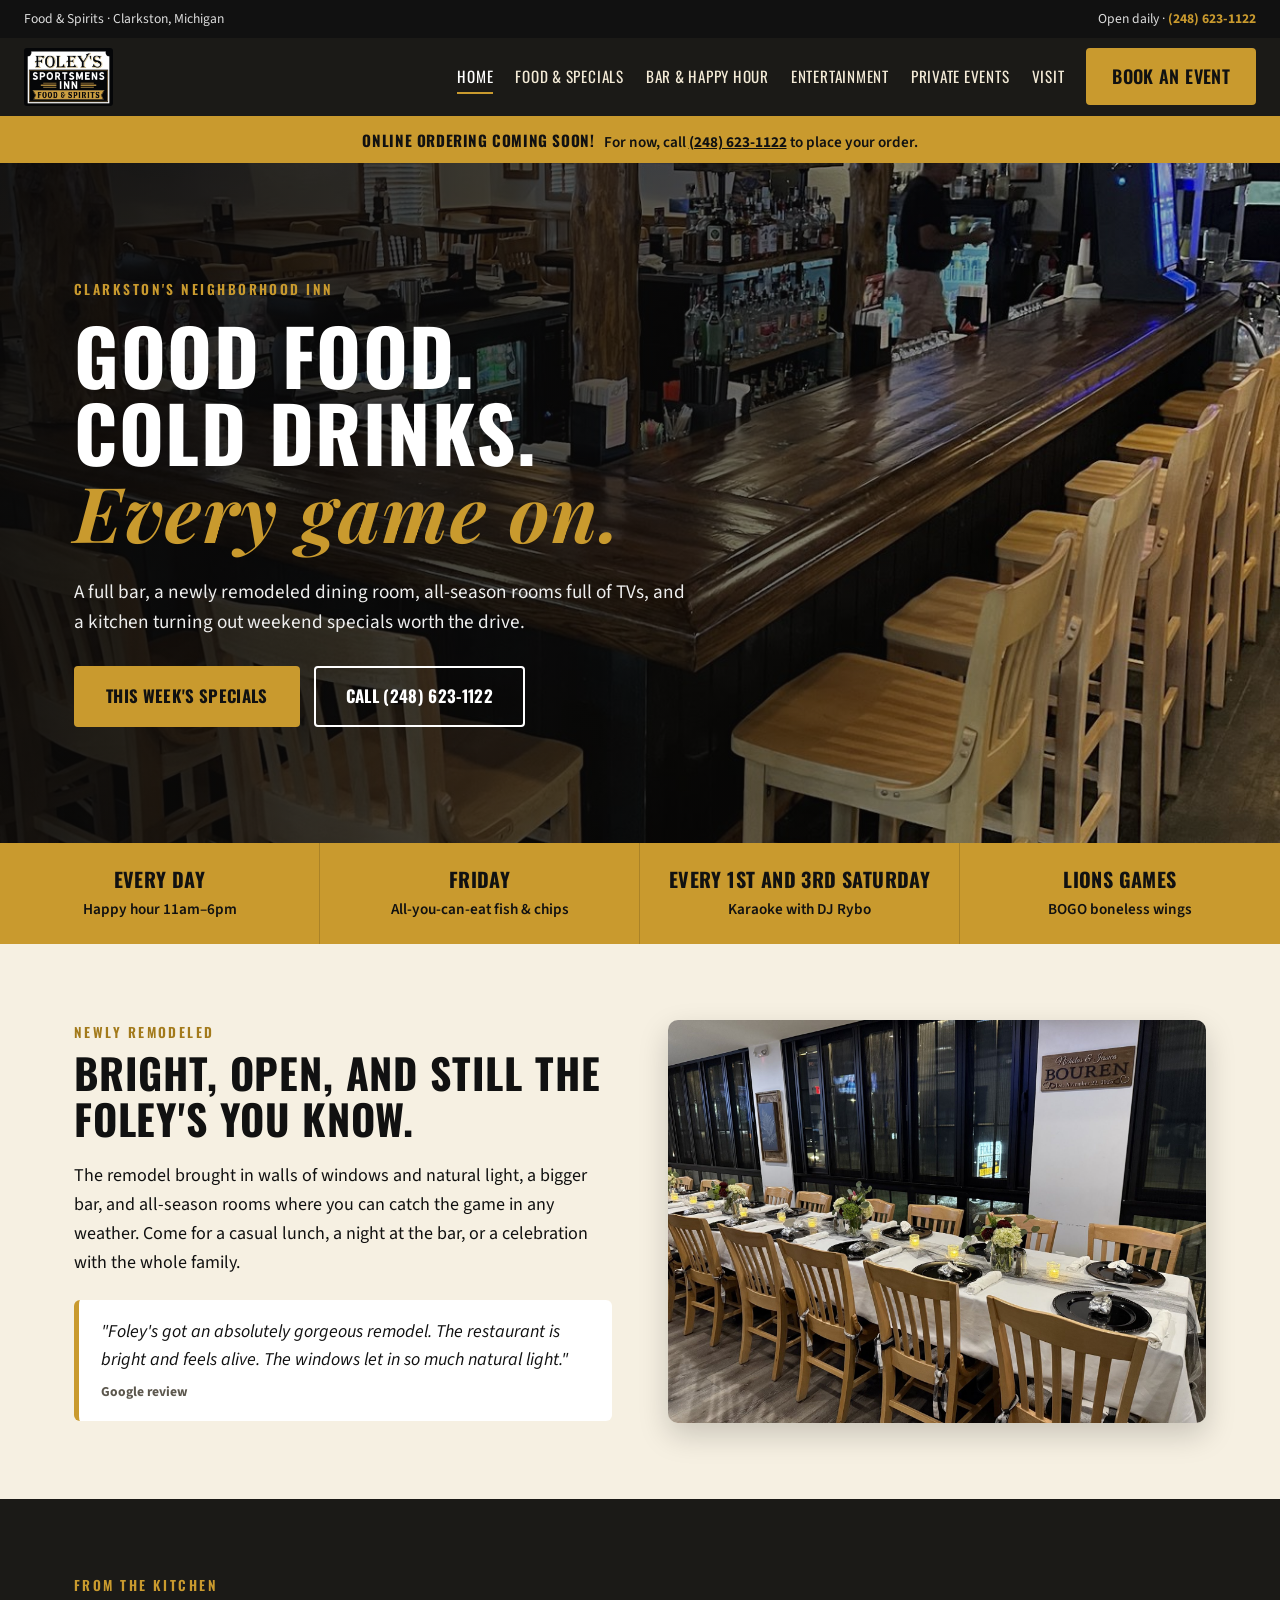
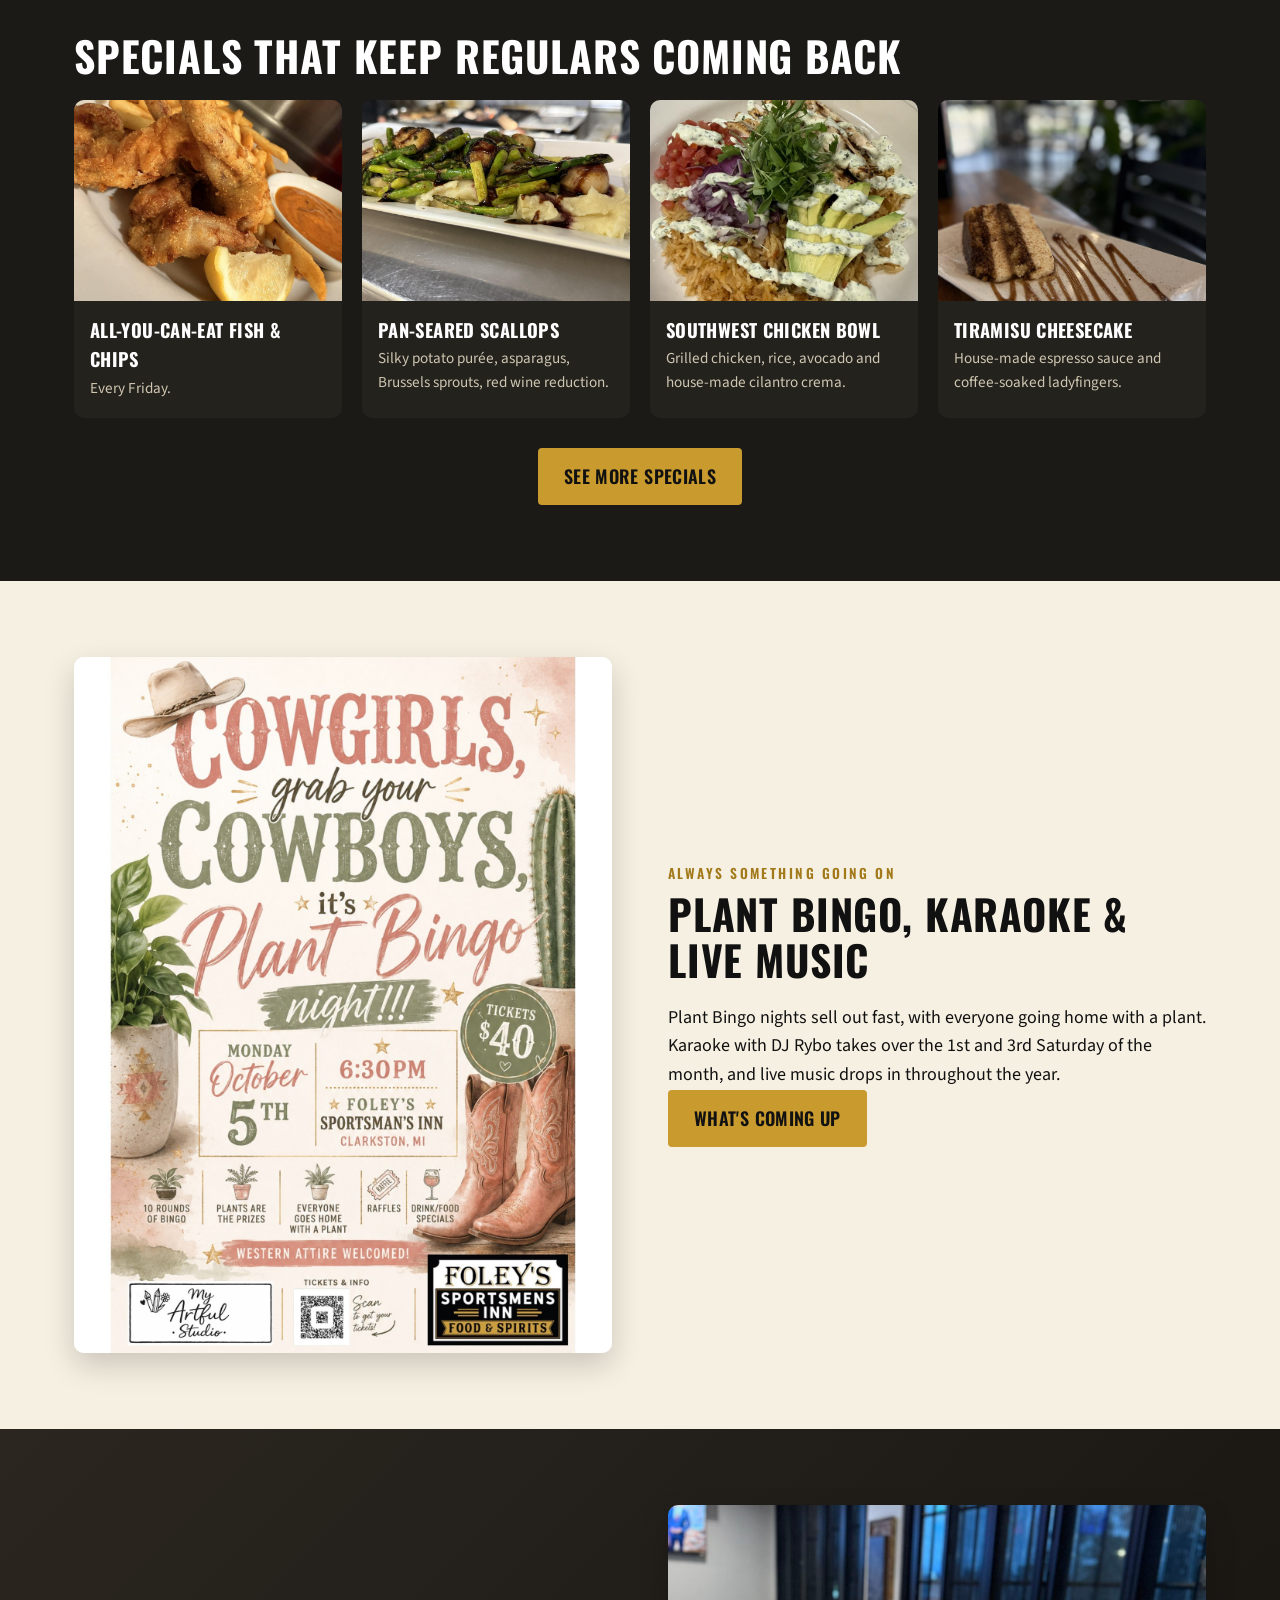
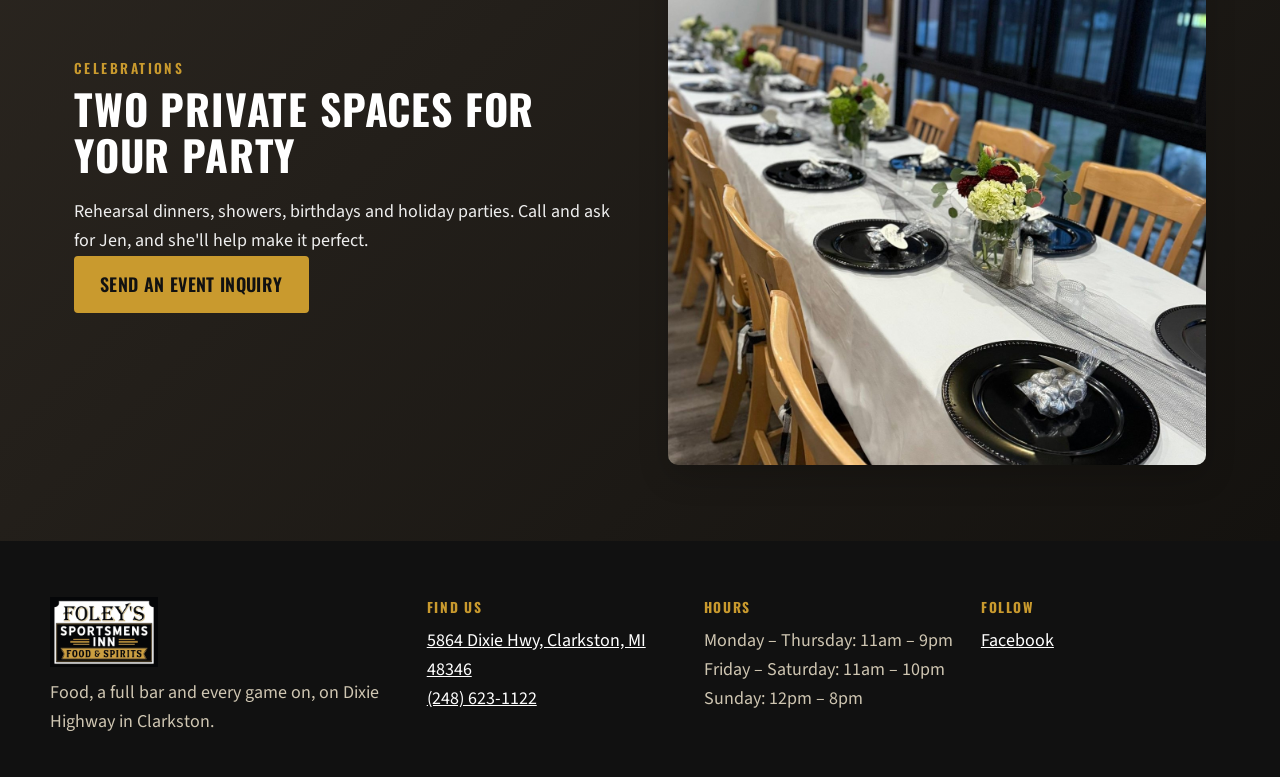
<file: site/index.html>
<!doctype html><html lang="en"><head><meta charset="utf-8"><meta name="viewport" content="width=device-width,initial-scale=1">
<title>Foley's Sportsmens Inn · Food & Spirits in Clarkston, MI</title><meta name="description" content="Full bar, daily happy hour, weekly specials, Friday all-you-can-eat fish & chips, private party rooms. 5864 Dixie Hwy, Clarkston.">
<link rel="preconnect" href="https://fonts.googleapis.com"><link rel="preconnect" href="https://fonts.gstatic.com" crossorigin>
<link href="https://fonts.googleapis.com/css2?family=Oswald:wght@500;600;700&family=Playfair+Display:ital,wght@1,600&family=Source+Sans+3:wght@400;600;700&display=swap" rel="stylesheet">
<link rel="stylesheet" href="styles.css"><link rel="icon" href="images/logo.jpg">
<script type="application/ld+json">{"@context":"https://schema.org","@type":"BarOrPub","name":"Foley's Sportsmens Inn","telephone":"+1-248-623-1122",
"address":{"@type":"PostalAddress","streetAddress":"5864 Dixie Hwy","addressLocality":"Clarkston","addressRegion":"MI","postalCode":"48346"},
"openingHours":["Mo-Th 11:00-21:00","Fr-Sa 11:00-22:00","Su 12:00-20:00"],"servesCuisine":["American","Bar food"],"sameAs":["https://www.facebook.com/sportsmensgreatnorthern/"]}</script></head><body>
<div class="topbar"><span>Food & Spirits · Clarkston, Michigan</span><span>Open daily · <a href="tel:+12486231122">(248) 623-1122</a></span></div>
<header class="hdr"><a class="brand" href="index.html"><img src="images/logo.jpg" alt="Foley's Sportsmens Inn Food & Spirits logo"></a>
<button class="burger" aria-label="Menu" aria-expanded="false" onclick="this.parentElement.classList.toggle('open')"><span></span><span></span><span></span></button>
<nav><a href="index.html" class=on>Home</a><a href="menu.html">Food & Specials</a><a href="bar.html">Bar & Happy Hour</a><a href="events.html">Entertainment</a><a href="parties.html">Private Events</a><a href="visit.html">Visit</a><a class="btn" href="parties.html#inquire">Book an Event</a></nav></header>
<div class="soon"><b>Online ordering coming soon!</b> For now, call <a href="tel:+12486231122">(248) 623-1122</a> to place your order.</div>
<main>
<section class="hero" style="background-image:url(images/bar.jpg)"><div class="hero-in">
<p class="kicker">Clarkston's neighborhood inn</p>
<h1>Good food.<br>Cold drinks.<br><em>Every game on.</em></h1>
<p class="lede">A full bar, a newly remodeled dining room, all-season rooms full of TVs, and a kitchen turning out weekend specials worth the drive.</p>
<div class="ctas"><a class="btn big" href="menu.html">This week's specials</a><a class="btn line big" href="tel:+12486231122">Call (248) 623-1122</a></div></div></section>

<section class="ticker"><div><b>Every day</b><span>Happy hour 11am–6pm</span></div><div><b>Friday</b><span>All-you-can-eat fish & chips</span></div><div><b>Every 1st and 3rd Saturday</b><span>Karaoke with DJ Rybo</span></div><div><b>Lions games</b><span>BOGO boneless wings</span></div></section>

<section class="wrap split"><div>
<p class="kicker">Newly remodeled</p><h2>Bright, open, and still the Foley's you know.</h2>
<p>The remodel brought in walls of windows and natural light, a bigger bar, and all-season rooms where you can catch the game in any weather. Come for a casual lunch, a night at the bar, or a celebration with the whole family.</p>
<blockquote>"Foley's got an absolutely gorgeous remodel. The restaurant is bright and feels alive. The windows let in so much natural light."<cite>Google review</cite></blockquote>
</div><figure><img src="images/banquet.jpg" alt="The bright dining room set for an event" loading="lazy"></figure></section>

<section class="dark"><div class="wrap"><p class="kicker">From the kitchen</p><h2>Specials that keep regulars coming back</h2>
<div class="cards">
<div class="card"><img src="images/fish-chips.jpg" alt="Fish and chips" loading="lazy"><h3>All-You-Can-Eat Fish & Chips</h3><p>Every Friday.</p></div>
<div class="card"><img src="images/scallops.jpg" alt="Pan seared scallops with asparagus" loading="lazy"><h3>Pan-Seared Scallops</h3><p>Silky potato purée, asparagus, Brussels sprouts, red wine reduction.</p></div>
<div class="card"><img src="images/sw-bowl.jpg" alt="Southwest chicken bowl" loading="lazy"><h3>Southwest Chicken Bowl</h3><p>Grilled chicken, rice, avocado and house-made cilantro crema.</p></div>
<div class="card"><img src="images/cheesecake.jpg" alt="Tiramisu cheesecake" loading="lazy"><h3>Tiramisu Cheesecake</h3><p>House-made espresso sauce and coffee-soaked ladyfingers.</p></div>
</div><p class="center"><a class="btn" href="menu.html">See more specials</a></p></div></section>

<section class="wrap split rev"><figure class="flyer"><img src="images/plant-bingo.jpg" alt="Plant Bingo night flyer" loading="lazy"></figure><div>
<p class="kicker">Always something going on</p><h2>Plant Bingo, karaoke & live music</h2>
<p>Plant Bingo nights sell out fast, with everyone going home with a plant. Karaoke with DJ Rybo takes over the 1st and 3rd Saturday of the month, and live music drops in throughout the year.</p>
<a class="btn" href="events.html">What's coming up</a></div></section>

<section class="band"><div class="wrap split"><div>
<p class="kicker gold">Celebrations</p><h2>Two private spaces for your party</h2>
<p>Rehearsal dinners, showers, birthdays and holiday parties. Call and ask for Jen, and she'll help make it perfect.</p>
<a class="btn gold" href="parties.html#inquire">Send an event inquiry</a></div>
<figure><img src="images/table-set.jpg" alt="A long table set for a private party" loading="lazy"></figure></div></section>
</main>
<footer class="ftr"><div class="fwrap">
<div><img class="flogo" src="images/logo.jpg" alt="Foley's Sportsmens Inn"><p>Food, a full bar and every game on, on Dixie Highway in Clarkston.</p></div>
<div><h4>Find us</h4><p><a href="https://www.google.com/maps/search/?api=1&query=Foley%27s+Sportsmens+Inn+5864+Dixie+Hwy+Clarkston+MI">5864 Dixie Hwy, Clarkston, MI 48346</a><br><a href="tel:+12486231122">(248) 623-1122</a></p></div>
<div><h4>Hours</h4><p>Monday – Thursday: 11am – 9pm<br>Friday – Saturday: 11am – 10pm<br>Sunday: 12pm – 8pm</p></div>
<div><h4>Follow</h4><p><a href="https://www.facebook.com/sportsmensgreatnorthern/">Facebook</a></p></div></div></footer></body></html>
</file>
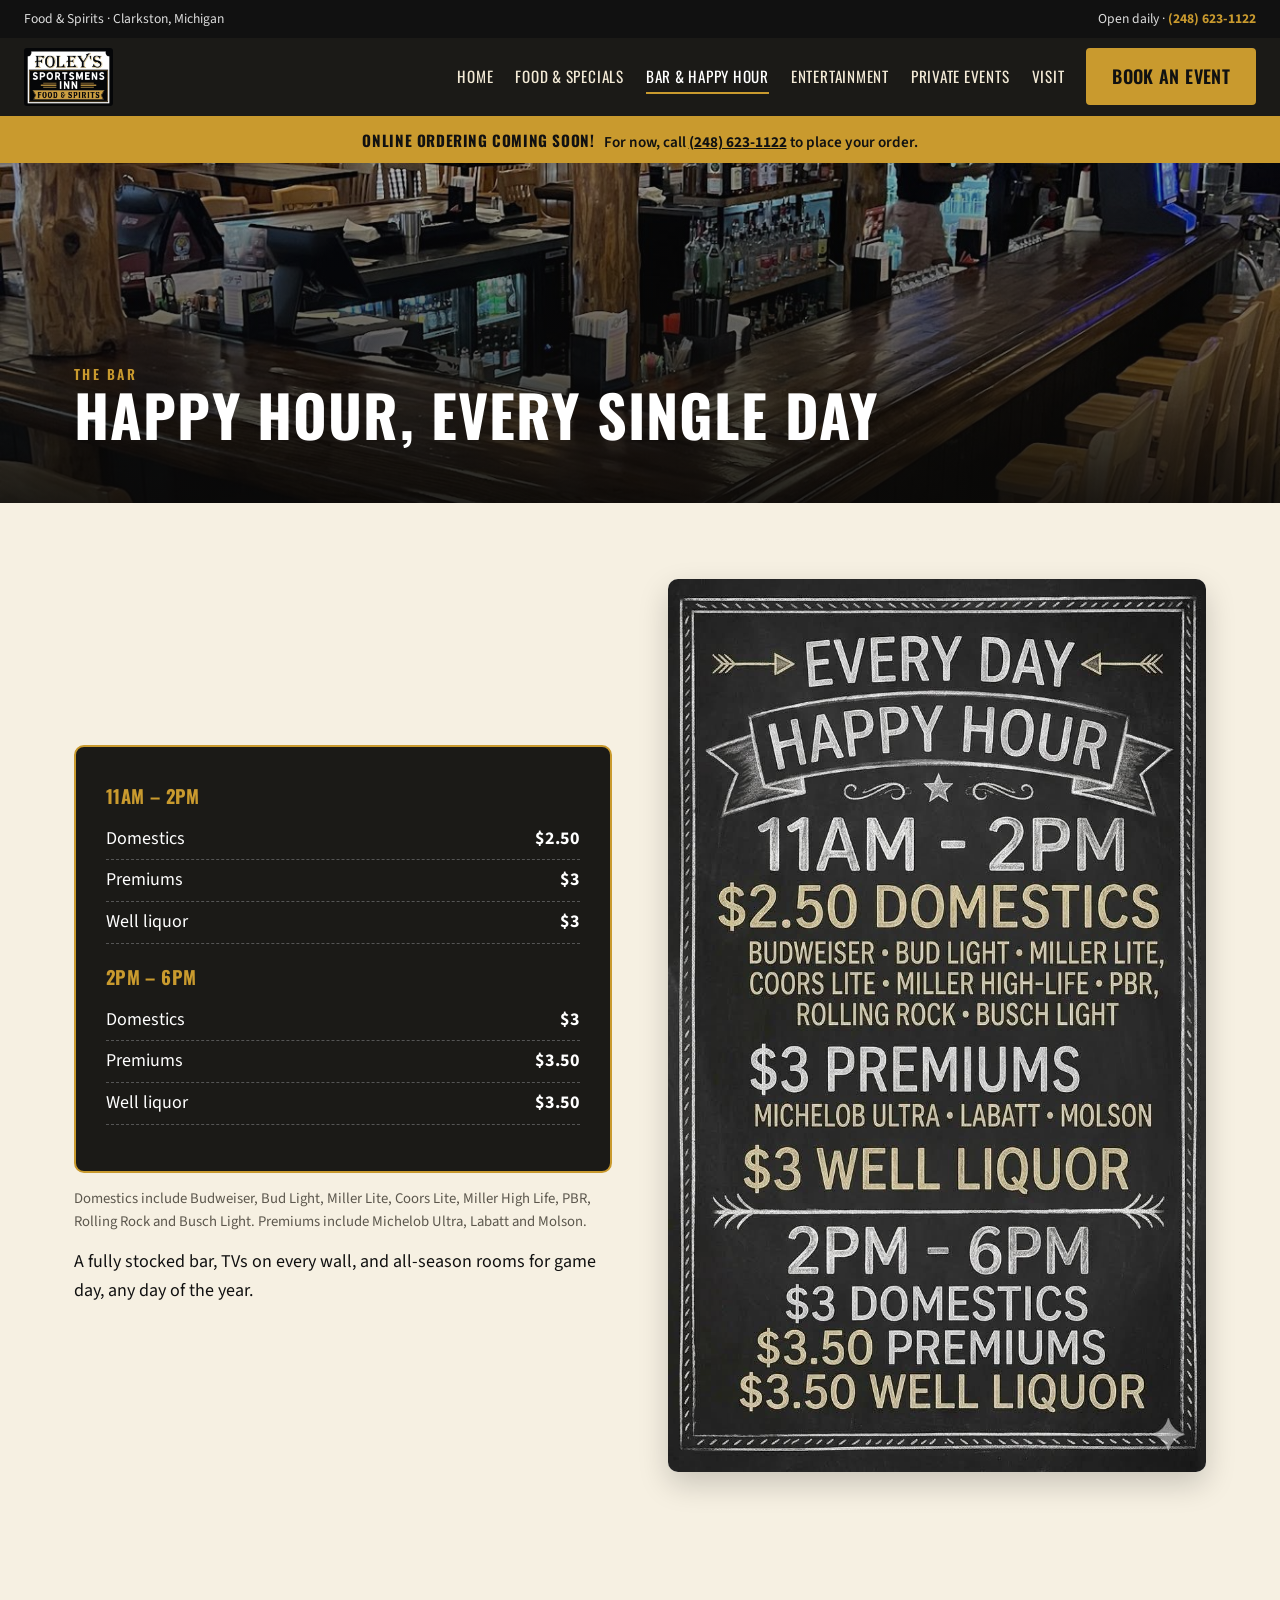
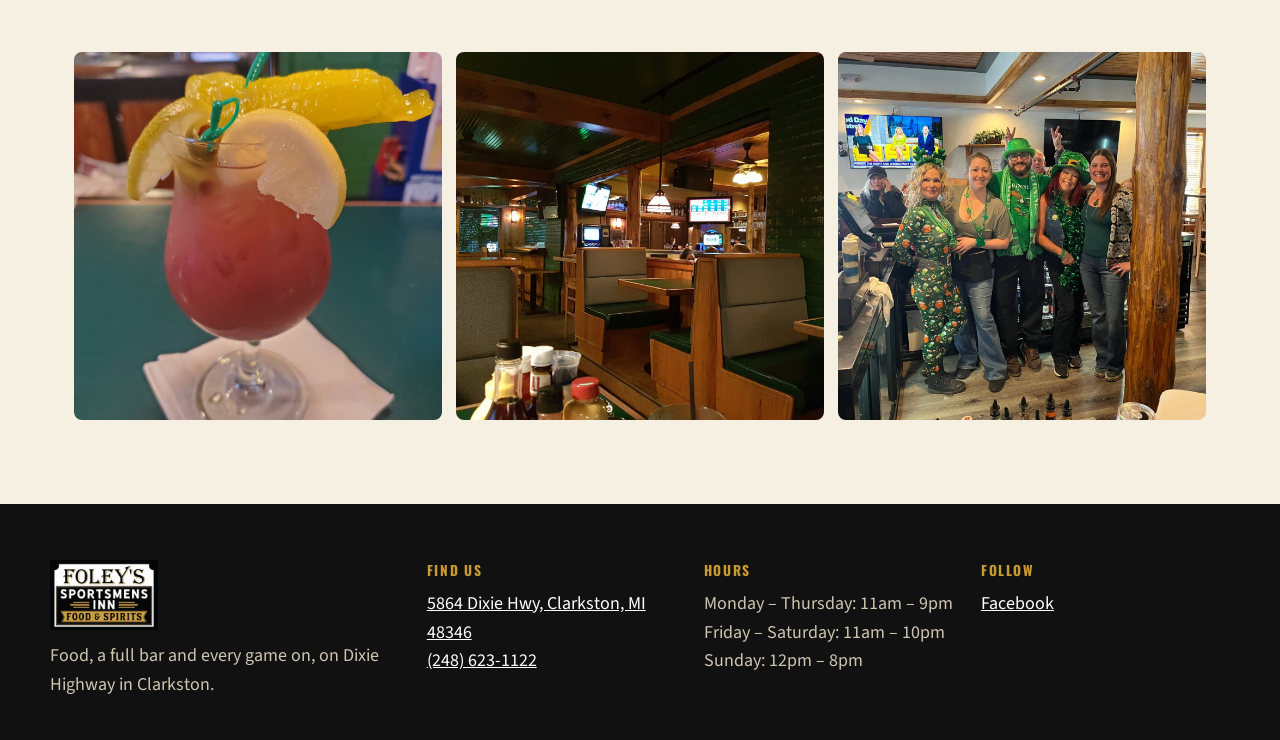
<file: site/bar.html>
<!doctype html><html lang="en"><head><meta charset="utf-8"><meta name="viewport" content="width=device-width,initial-scale=1">
<title>Bar & Happy Hour · Foley's Sportsmens Inn</title><meta name="description" content="Happy hour every day: $2.50 domestics 11–2, $3 domestics 2–6 at Foley's Clarkston.">
<link rel="preconnect" href="https://fonts.googleapis.com"><link rel="preconnect" href="https://fonts.gstatic.com" crossorigin>
<link href="https://fonts.googleapis.com/css2?family=Oswald:wght@500;600;700&family=Playfair+Display:ital,wght@1,600&family=Source+Sans+3:wght@400;600;700&display=swap" rel="stylesheet">
<link rel="stylesheet" href="styles.css"><link rel="icon" href="images/logo.jpg">
<script type="application/ld+json">{"@context":"https://schema.org","@type":"BarOrPub","name":"Foley's Sportsmens Inn","telephone":"+1-248-623-1122",
"address":{"@type":"PostalAddress","streetAddress":"5864 Dixie Hwy","addressLocality":"Clarkston","addressRegion":"MI","postalCode":"48346"},
"openingHours":["Mo-Th 11:00-21:00","Fr-Sa 11:00-22:00","Su 12:00-20:00"],"servesCuisine":["American","Bar food"],"sameAs":["https://www.facebook.com/sportsmensgreatnorthern/"]}</script></head><body>
<div class="topbar"><span>Food & Spirits · Clarkston, Michigan</span><span>Open daily · <a href="tel:+12486231122">(248) 623-1122</a></span></div>
<header class="hdr"><a class="brand" href="index.html"><img src="images/logo.jpg" alt="Foley's Sportsmens Inn Food & Spirits logo"></a>
<button class="burger" aria-label="Menu" aria-expanded="false" onclick="this.parentElement.classList.toggle('open')"><span></span><span></span><span></span></button>
<nav><a href="index.html">Home</a><a href="menu.html">Food & Specials</a><a href="bar.html" class=on>Bar & Happy Hour</a><a href="events.html">Entertainment</a><a href="parties.html">Private Events</a><a href="visit.html">Visit</a><a class="btn" href="parties.html#inquire">Book an Event</a></nav></header>
<div class="soon"><b>Online ordering coming soon!</b> For now, call <a href="tel:+12486231122">(248) 623-1122</a> to place your order.</div>
<main>
<section class="pagehead" style="background-image:url(images/bar.jpg)"><div><p class="kicker">The bar</p><h1>Happy hour, every single day</h1></div></section>
<section class="wrap split"><div>
<div class="hh"><h3>11am – 2pm</h3><ul><li>Domestics <b>$2.50</b></li><li>Premiums <b>$3</b></li><li>Well liquor <b>$3</b></li></ul>
<h3>2pm – 6pm</h3><ul><li>Domestics <b>$3</b></li><li>Premiums <b>$3.50</b></li><li>Well liquor <b>$3.50</b></li></ul></div>
<p class="small">Domestics include Budweiser, Bud Light, Miller Lite, Coors Lite, Miller High Life, PBR, Rolling Rock and Busch Light. Premiums include Michelob Ultra, Labatt and Molson.</p>
<p>A fully stocked bar, TVs on every wall, and all-season rooms for game day, any day of the year.</p>
</div><figure class="flyer"><img src="images/happy-hour.jpg" alt="Foley's every day happy hour board" loading="lazy"></figure></section>
<section class="wrap"><div class="gallery"><img src="images/cocktail.jpg" alt="A cocktail" loading="lazy"><img src="images/booths.jpg" alt="Booths and TVs" loading="lazy"><img src="images/st-pats.jpg" alt="Staff celebrating St. Patrick's Day" loading="lazy"></div></section></main>
<footer class="ftr"><div class="fwrap">
<div><img class="flogo" src="images/logo.jpg" alt="Foley's Sportsmens Inn"><p>Food, a full bar and every game on, on Dixie Highway in Clarkston.</p></div>
<div><h4>Find us</h4><p><a href="https://www.google.com/maps/search/?api=1&query=Foley%27s+Sportsmens+Inn+5864+Dixie+Hwy+Clarkston+MI">5864 Dixie Hwy, Clarkston, MI 48346</a><br><a href="tel:+12486231122">(248) 623-1122</a></p></div>
<div><h4>Hours</h4><p>Monday – Thursday: 11am – 9pm<br>Friday – Saturday: 11am – 10pm<br>Sunday: 12pm – 8pm</p></div>
<div><h4>Follow</h4><p><a href="https://www.facebook.com/sportsmensgreatnorthern/">Facebook</a></p></div></div></footer></body></html>
</file>
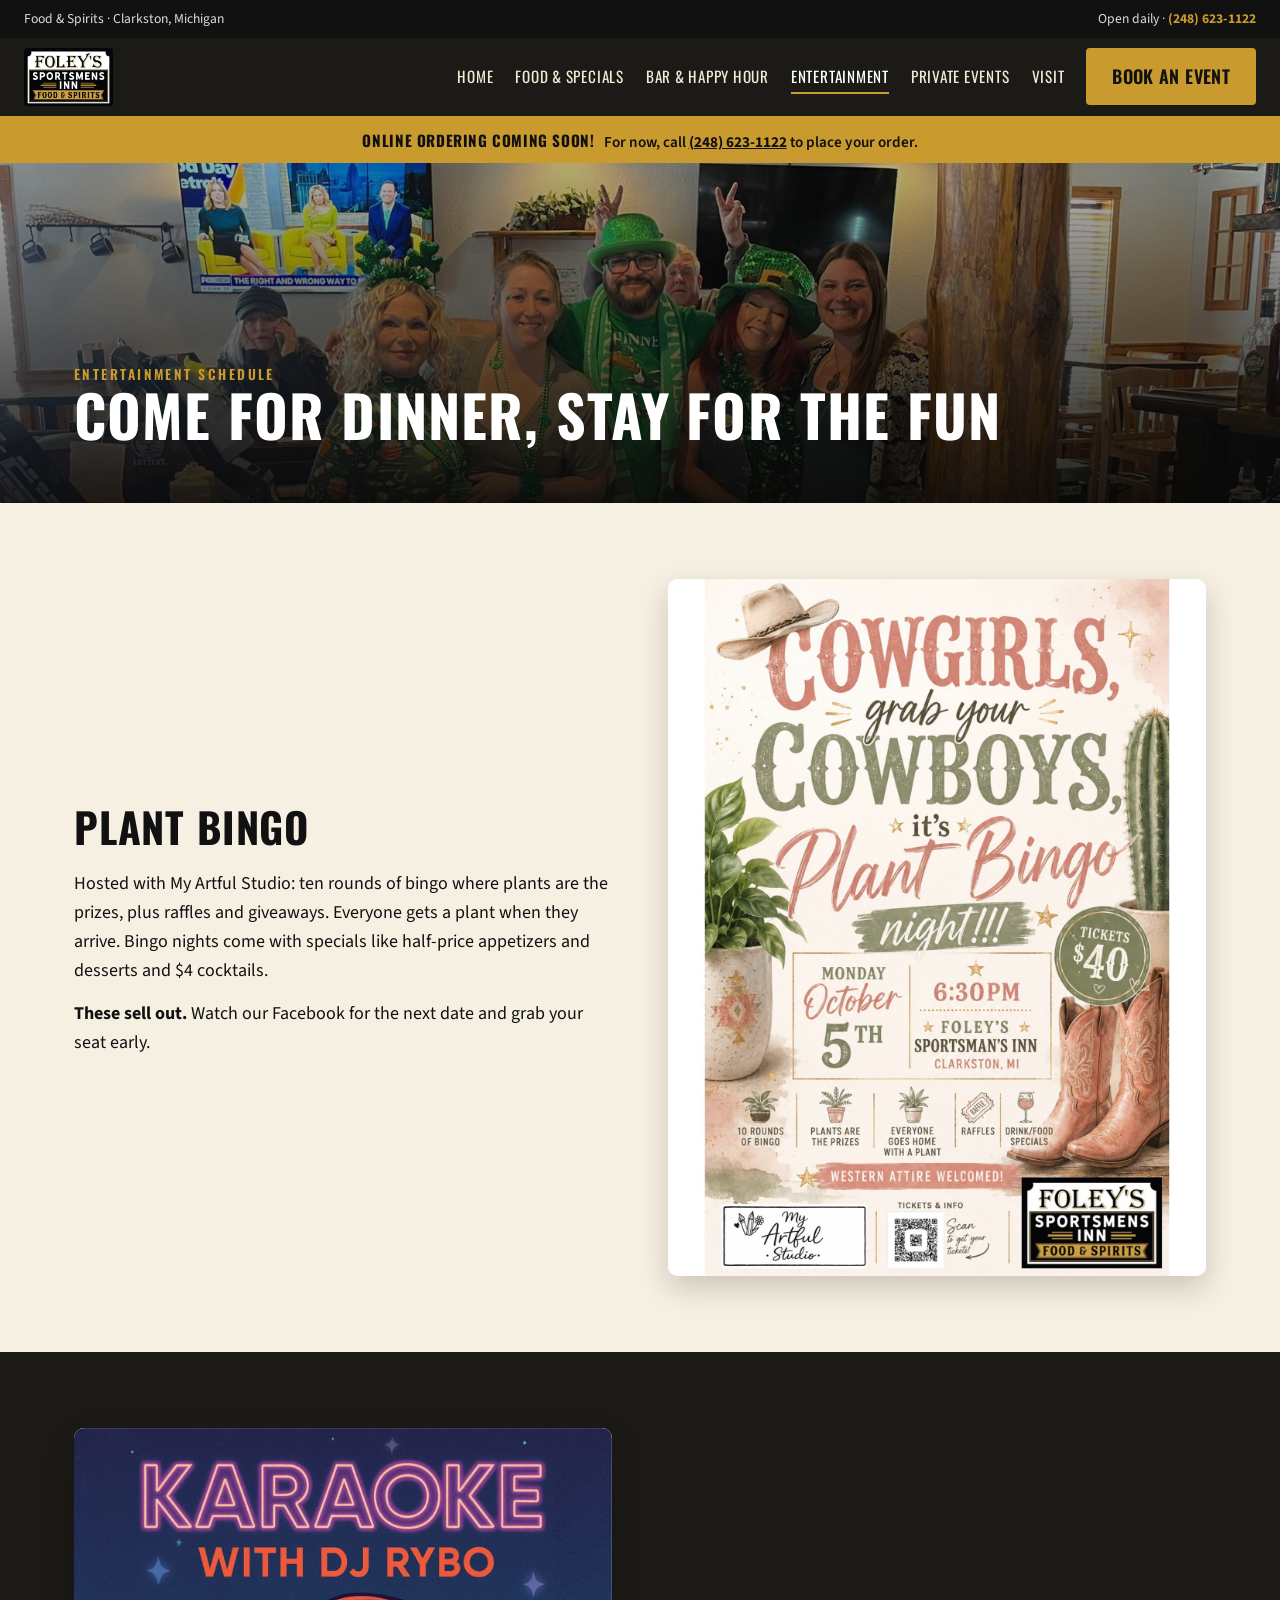
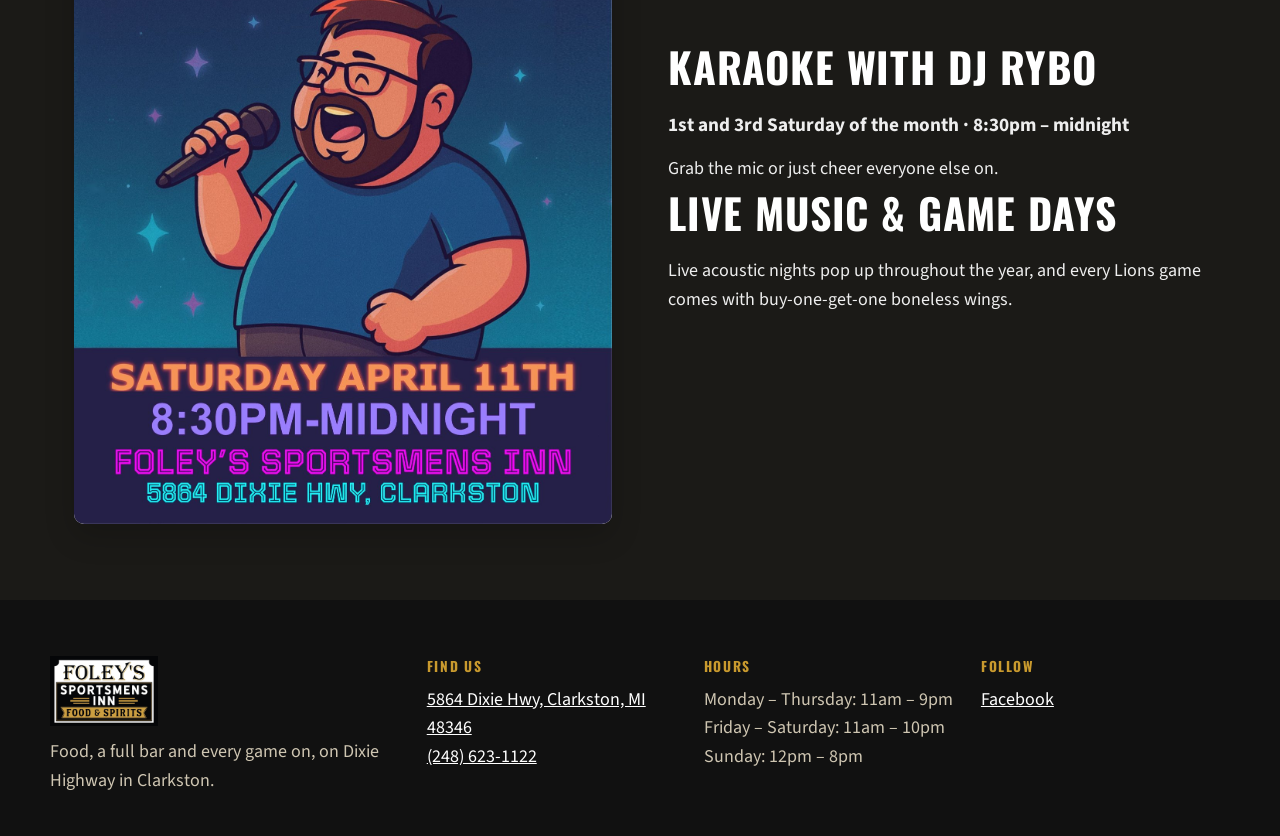
<file: site/events.html>
<!doctype html><html lang="en"><head><meta charset="utf-8"><meta name="viewport" content="width=device-width,initial-scale=1">
<title>Entertainment Schedule: Plant Bingo, Karaoke & More · Foley's Sportsmens Inn</title><meta name="description" content="Plant Bingo, karaoke with DJ Rybo, live music and Lions game specials at Foley's.">
<link rel="preconnect" href="https://fonts.googleapis.com"><link rel="preconnect" href="https://fonts.gstatic.com" crossorigin>
<link href="https://fonts.googleapis.com/css2?family=Oswald:wght@500;600;700&family=Playfair+Display:ital,wght@1,600&family=Source+Sans+3:wght@400;600;700&display=swap" rel="stylesheet">
<link rel="stylesheet" href="styles.css"><link rel="icon" href="images/logo.jpg">
<script type="application/ld+json">{"@context":"https://schema.org","@type":"BarOrPub","name":"Foley's Sportsmens Inn","telephone":"+1-248-623-1122",
"address":{"@type":"PostalAddress","streetAddress":"5864 Dixie Hwy","addressLocality":"Clarkston","addressRegion":"MI","postalCode":"48346"},
"openingHours":["Mo-Th 11:00-21:00","Fr-Sa 11:00-22:00","Su 12:00-20:00"],"servesCuisine":["American","Bar food"],"sameAs":["https://www.facebook.com/sportsmensgreatnorthern/"]}</script></head><body>
<div class="topbar"><span>Food & Spirits · Clarkston, Michigan</span><span>Open daily · <a href="tel:+12486231122">(248) 623-1122</a></span></div>
<header class="hdr"><a class="brand" href="index.html"><img src="images/logo.jpg" alt="Foley's Sportsmens Inn Food & Spirits logo"></a>
<button class="burger" aria-label="Menu" aria-expanded="false" onclick="this.parentElement.classList.toggle('open')"><span></span><span></span><span></span></button>
<nav><a href="index.html">Home</a><a href="menu.html">Food & Specials</a><a href="bar.html">Bar & Happy Hour</a><a href="events.html" class=on>Entertainment</a><a href="parties.html">Private Events</a><a href="visit.html">Visit</a><a class="btn" href="parties.html#inquire">Book an Event</a></nav></header>
<div class="soon"><b>Online ordering coming soon!</b> For now, call <a href="tel:+12486231122">(248) 623-1122</a> to place your order.</div>
<main>
<section class="pagehead" style="background-image:url(images/st-pats.jpg);background-position:center 28%"><div><p class="kicker">Entertainment schedule</p><h1>Come for dinner, stay for the fun</h1></div></section>
<section class="wrap split"><div>
<h2>Plant Bingo</h2><p>Hosted with My Artful Studio: ten rounds of bingo where plants are the prizes, plus raffles and giveaways. Everyone gets a plant when they arrive. Bingo nights come with specials like half-price appetizers and desserts and $4 cocktails.</p>
<p><b>These sell out.</b> Watch our Facebook for the next date and grab your seat early.</p>
</div><figure class="flyer"><img src="images/plant-bingo.jpg" alt="Plant Bingo flyer" loading="lazy"></figure></section>
<section class="dark"><div class="wrap split rev"><figure class="flyer"><img src="images/karaoke.jpg" alt="Karaoke with DJ Rybo flyer" loading="lazy"></figure><div>
<h2>Karaoke with DJ Rybo</h2><p class="big">1st and 3rd Saturday of the month · 8:30pm – midnight</p><p>Grab the mic or just cheer everyone else on.</p>
<h2>Live music & game days</h2><p>Live acoustic nights pop up throughout the year, and every Lions game comes with buy-one-get-one boneless wings.</p></div></div></section></main>
<footer class="ftr"><div class="fwrap">
<div><img class="flogo" src="images/logo.jpg" alt="Foley's Sportsmens Inn"><p>Food, a full bar and every game on, on Dixie Highway in Clarkston.</p></div>
<div><h4>Find us</h4><p><a href="https://www.google.com/maps/search/?api=1&query=Foley%27s+Sportsmens+Inn+5864+Dixie+Hwy+Clarkston+MI">5864 Dixie Hwy, Clarkston, MI 48346</a><br><a href="tel:+12486231122">(248) 623-1122</a></p></div>
<div><h4>Hours</h4><p>Monday – Thursday: 11am – 9pm<br>Friday – Saturday: 11am – 10pm<br>Sunday: 12pm – 8pm</p></div>
<div><h4>Follow</h4><p><a href="https://www.facebook.com/sportsmensgreatnorthern/">Facebook</a></p></div></div></footer></body></html>
</file>
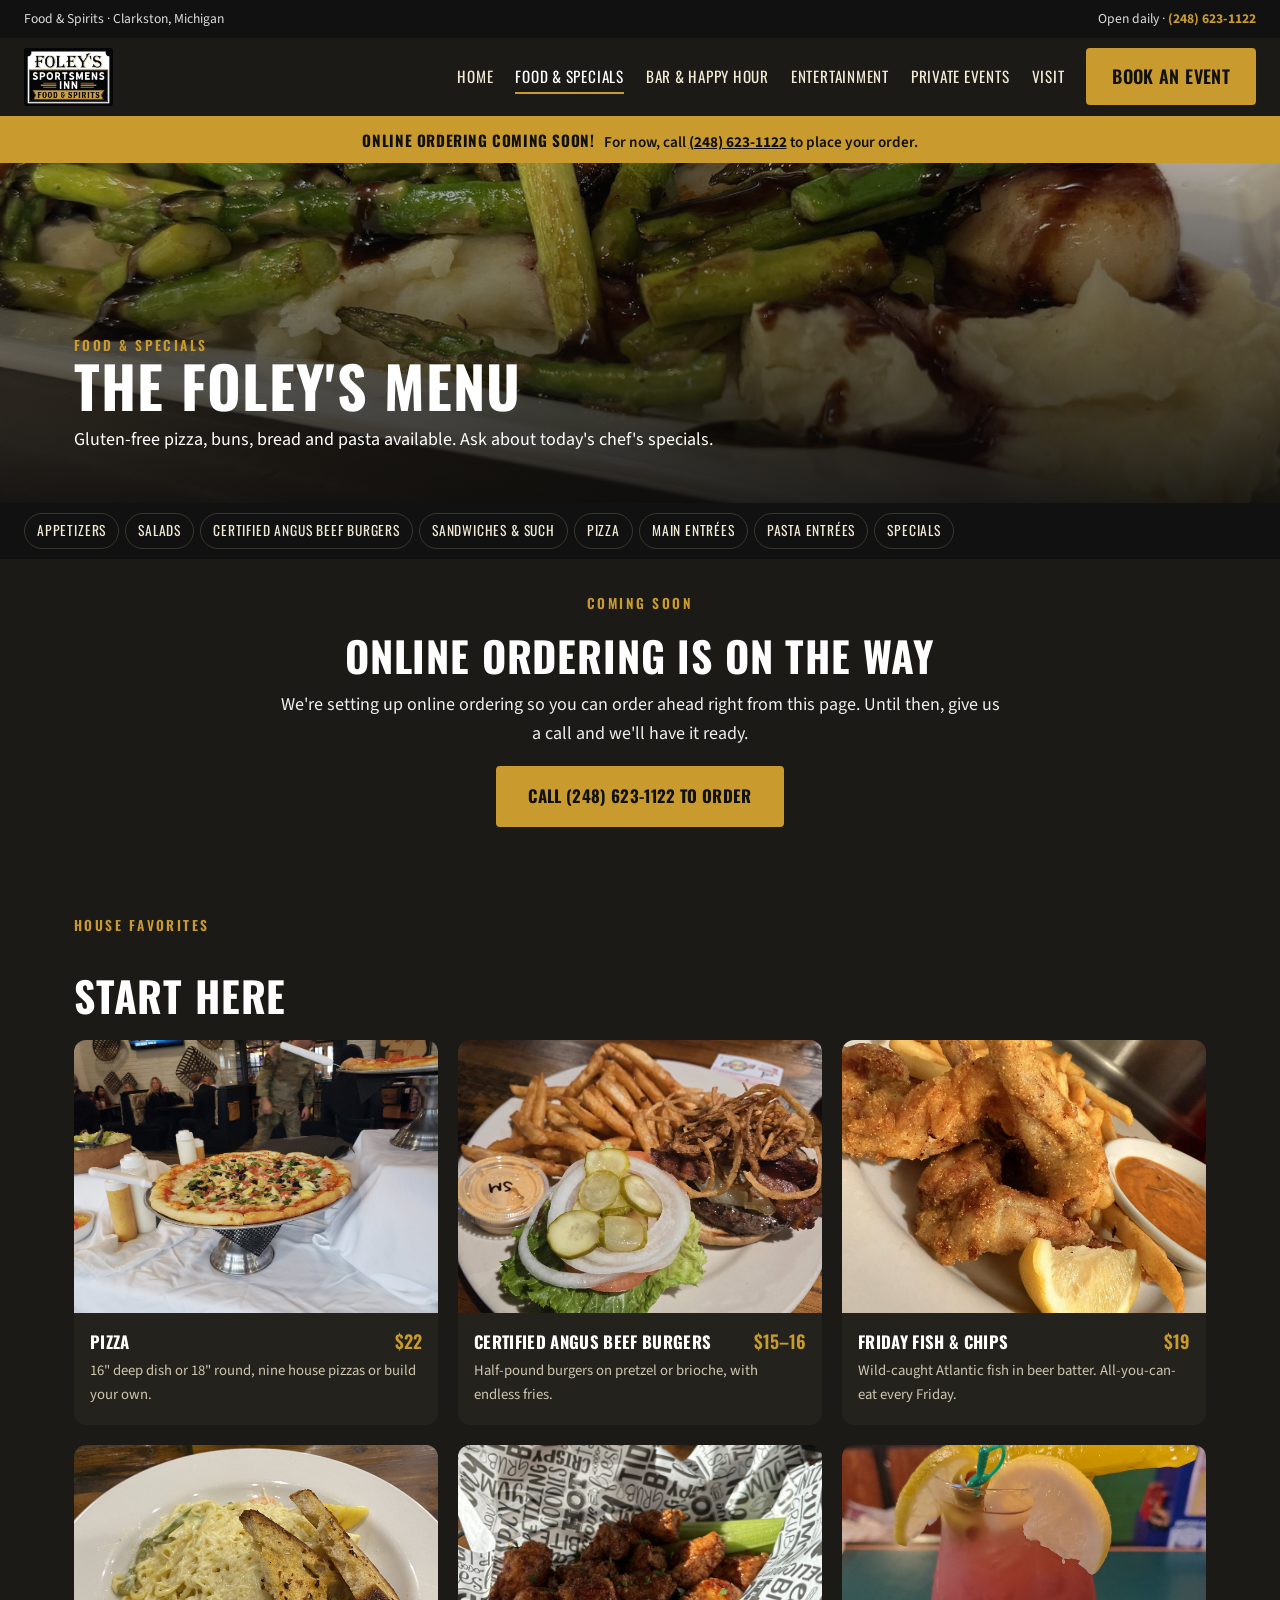
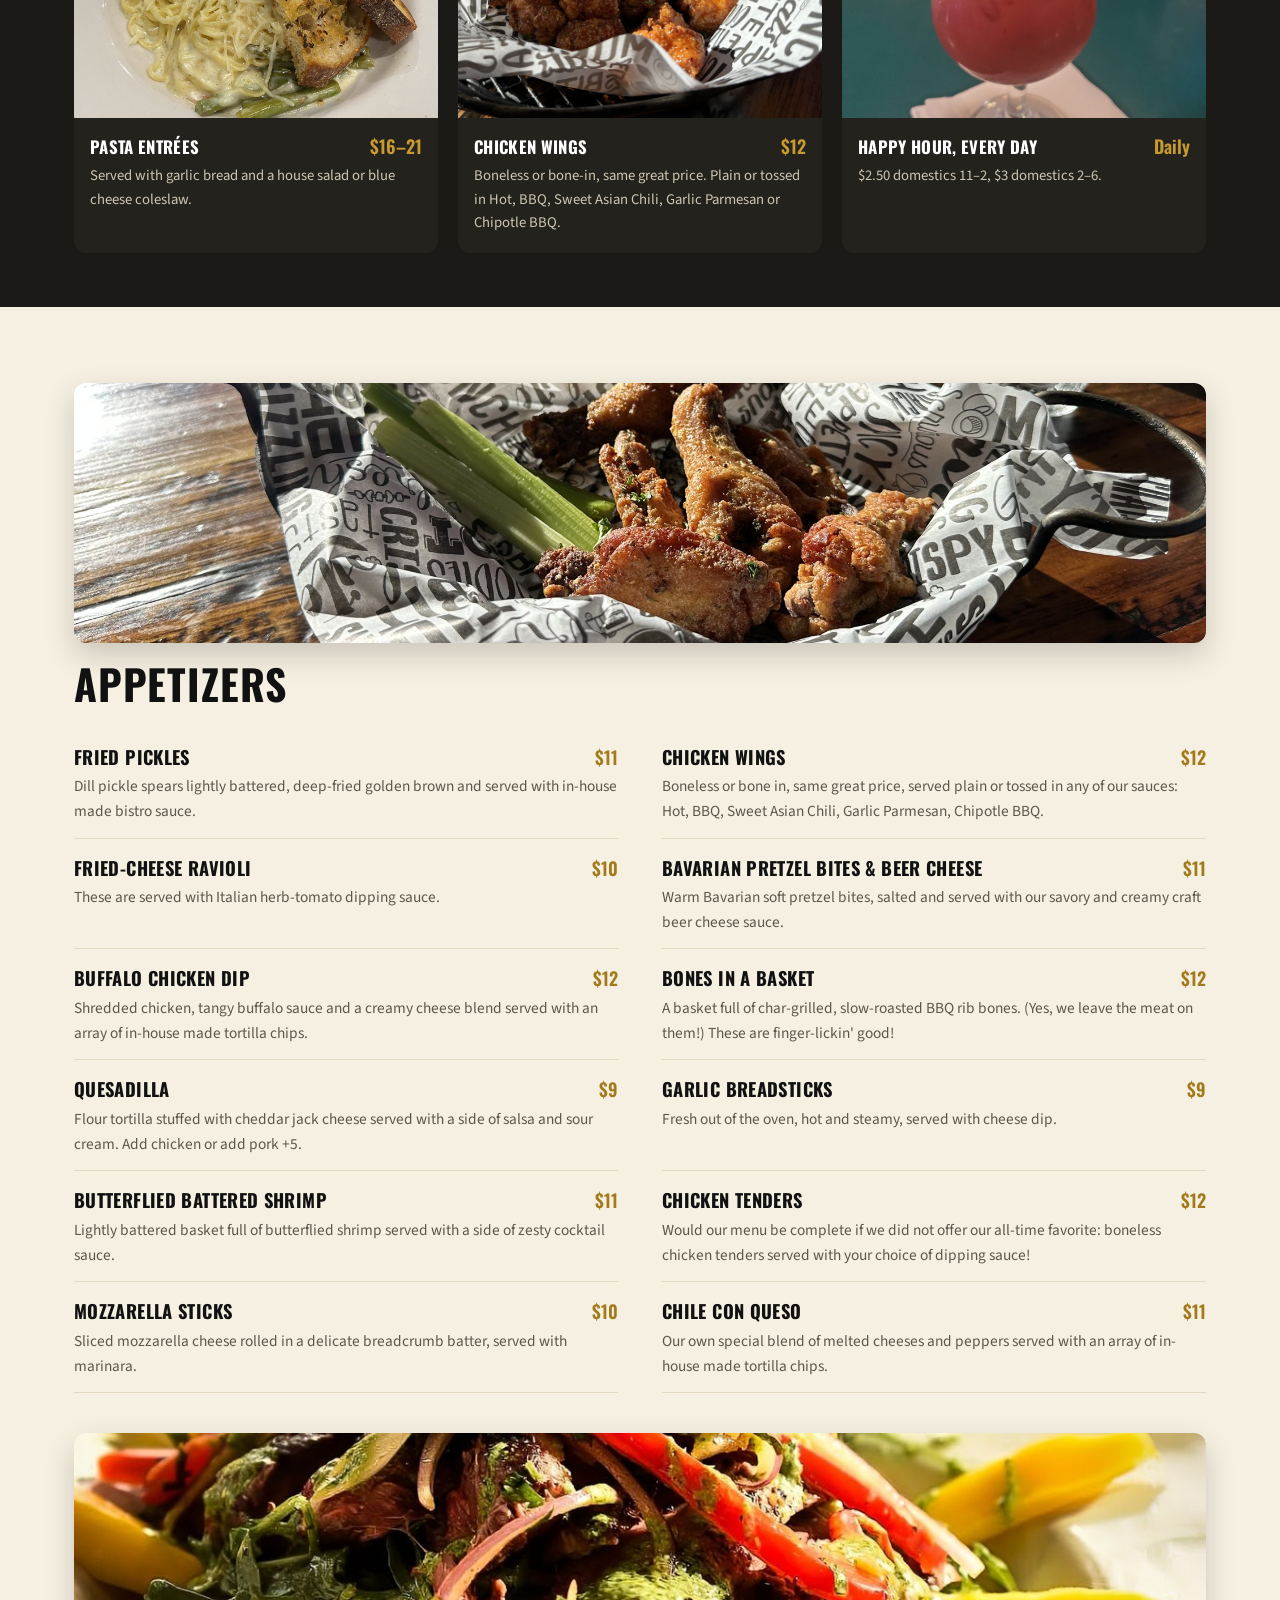
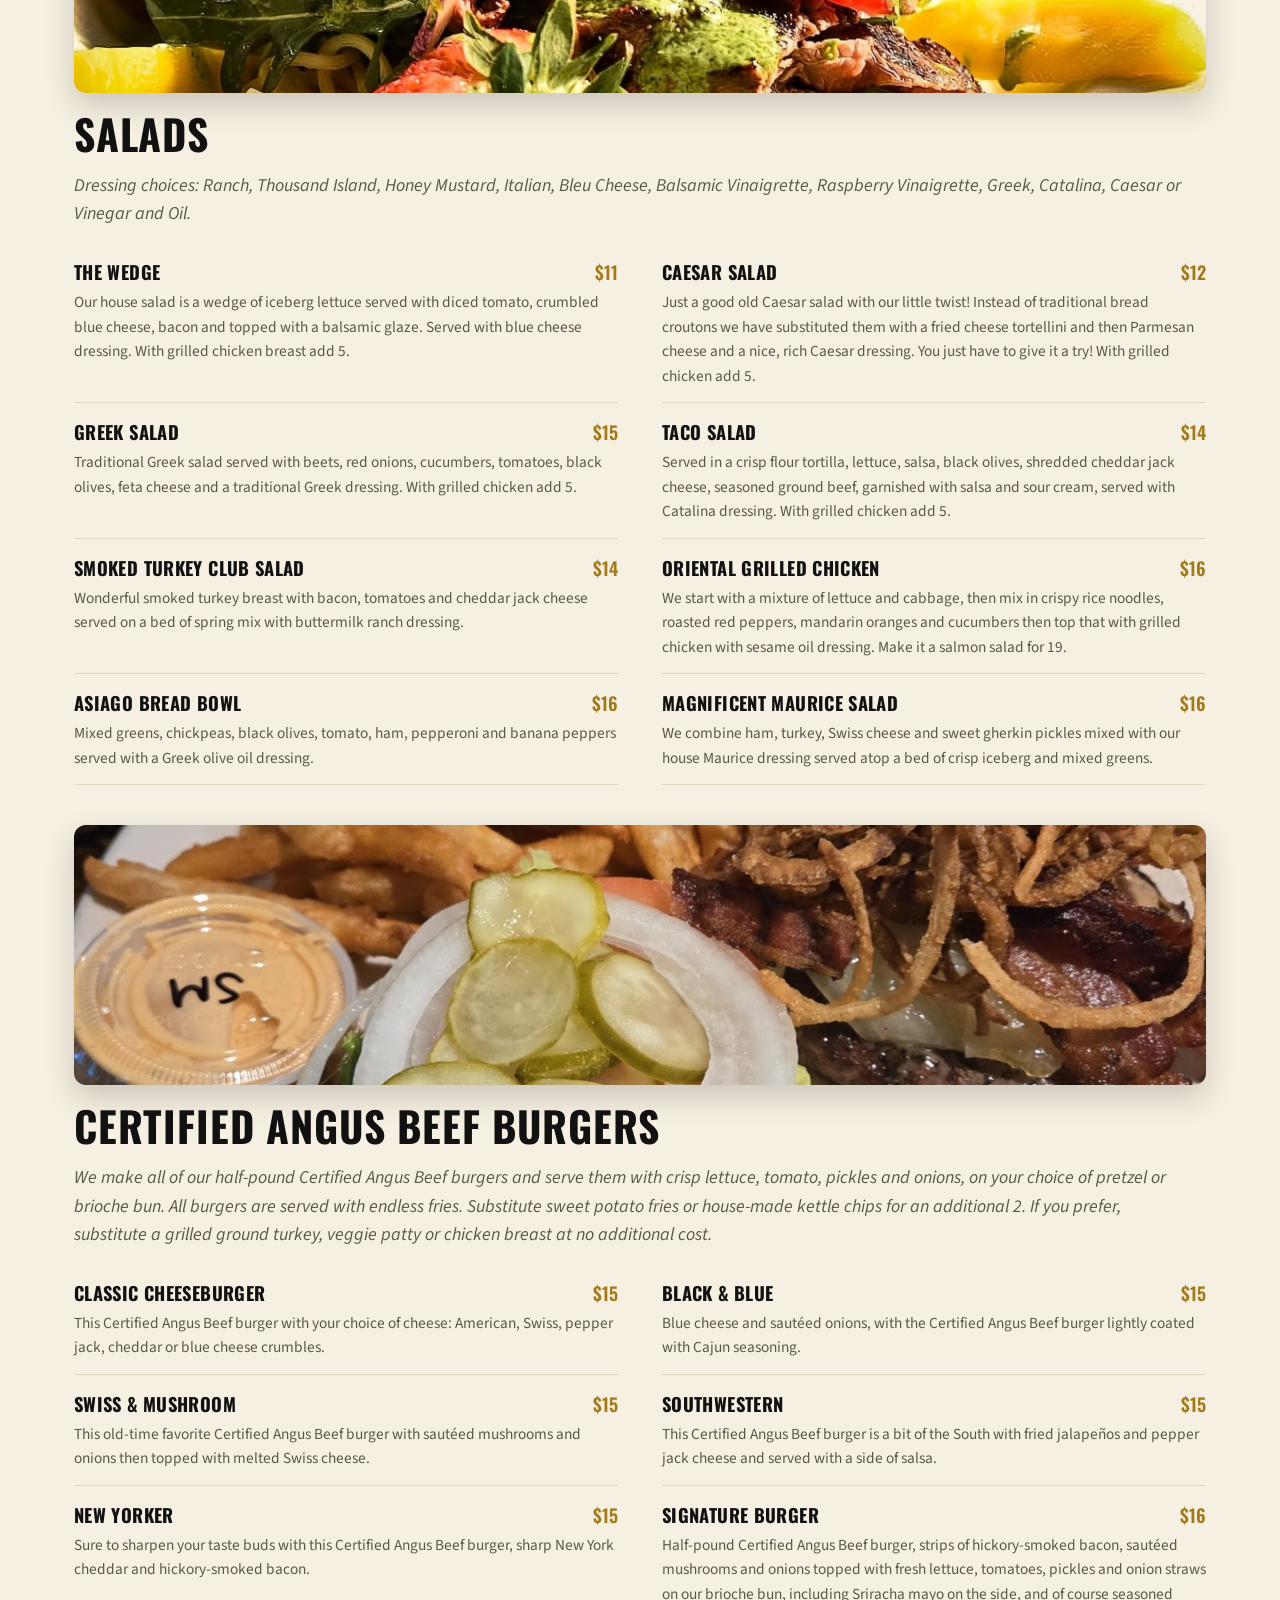
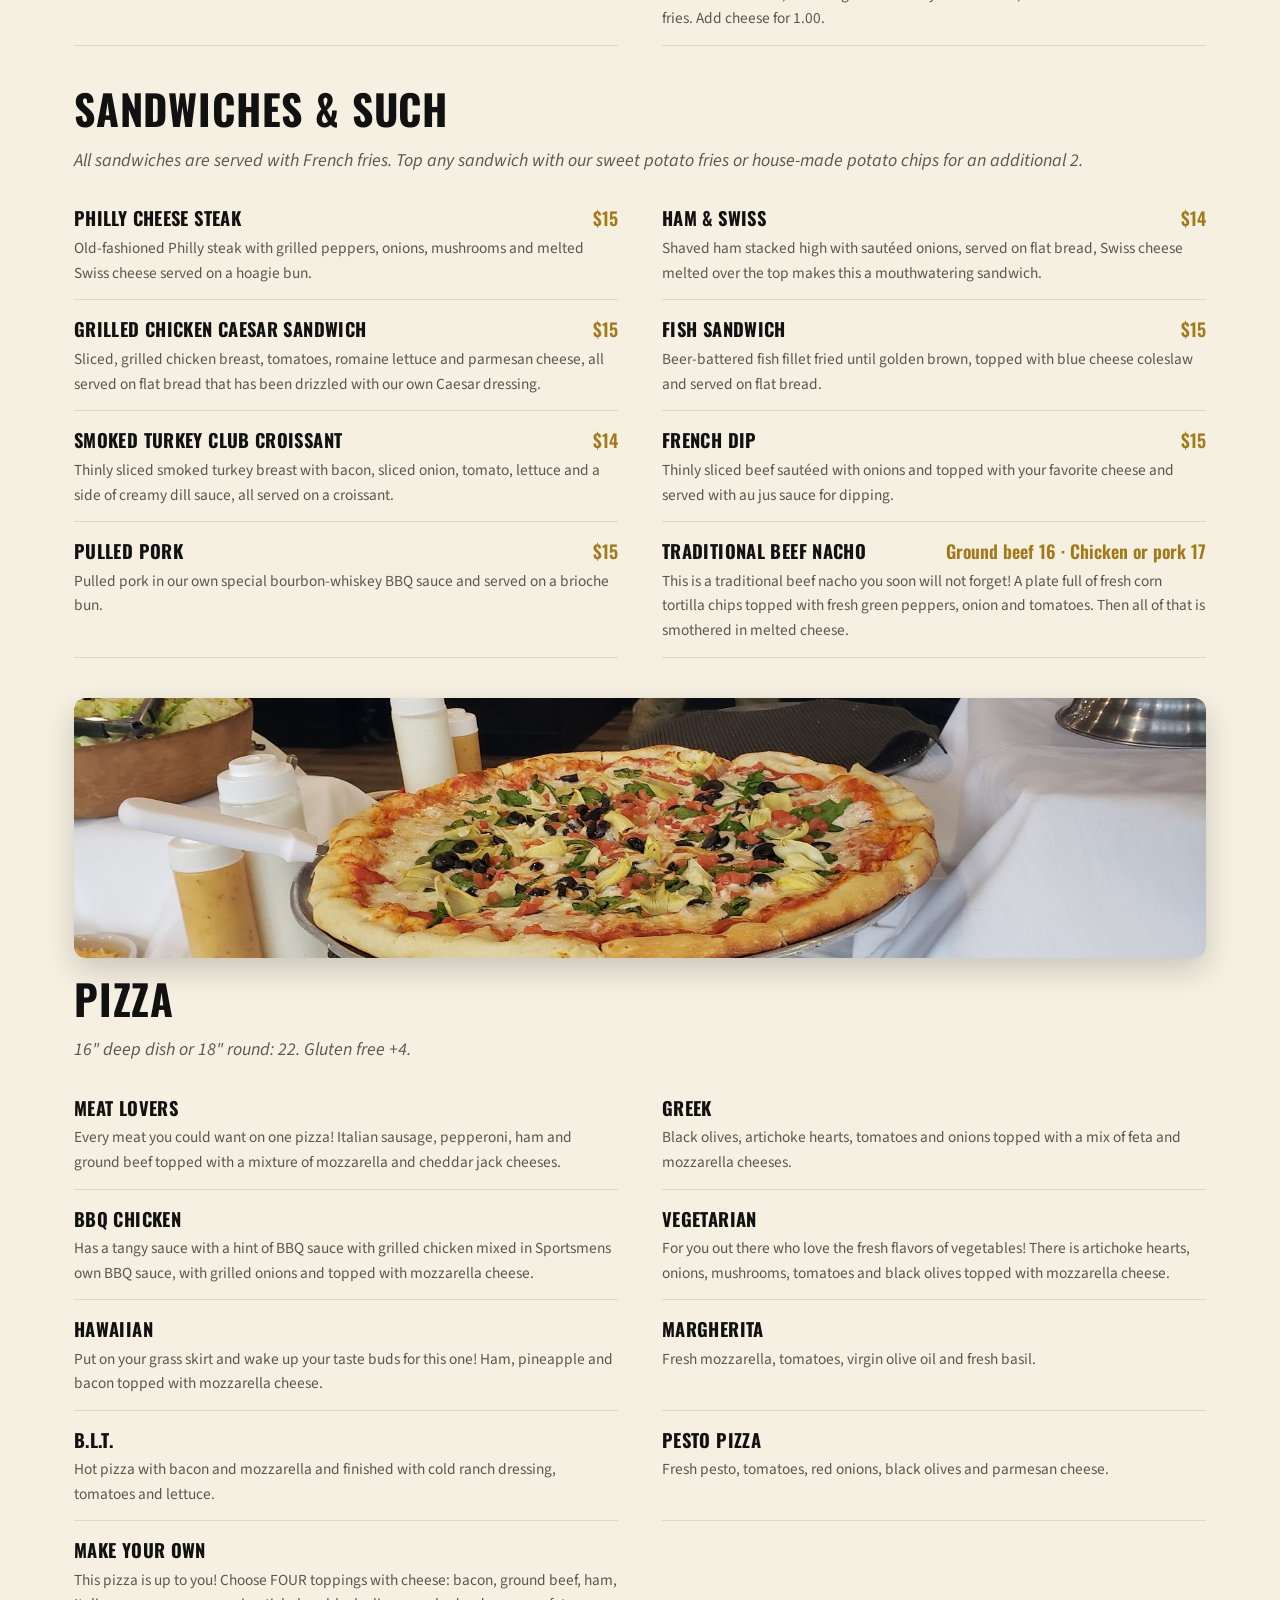
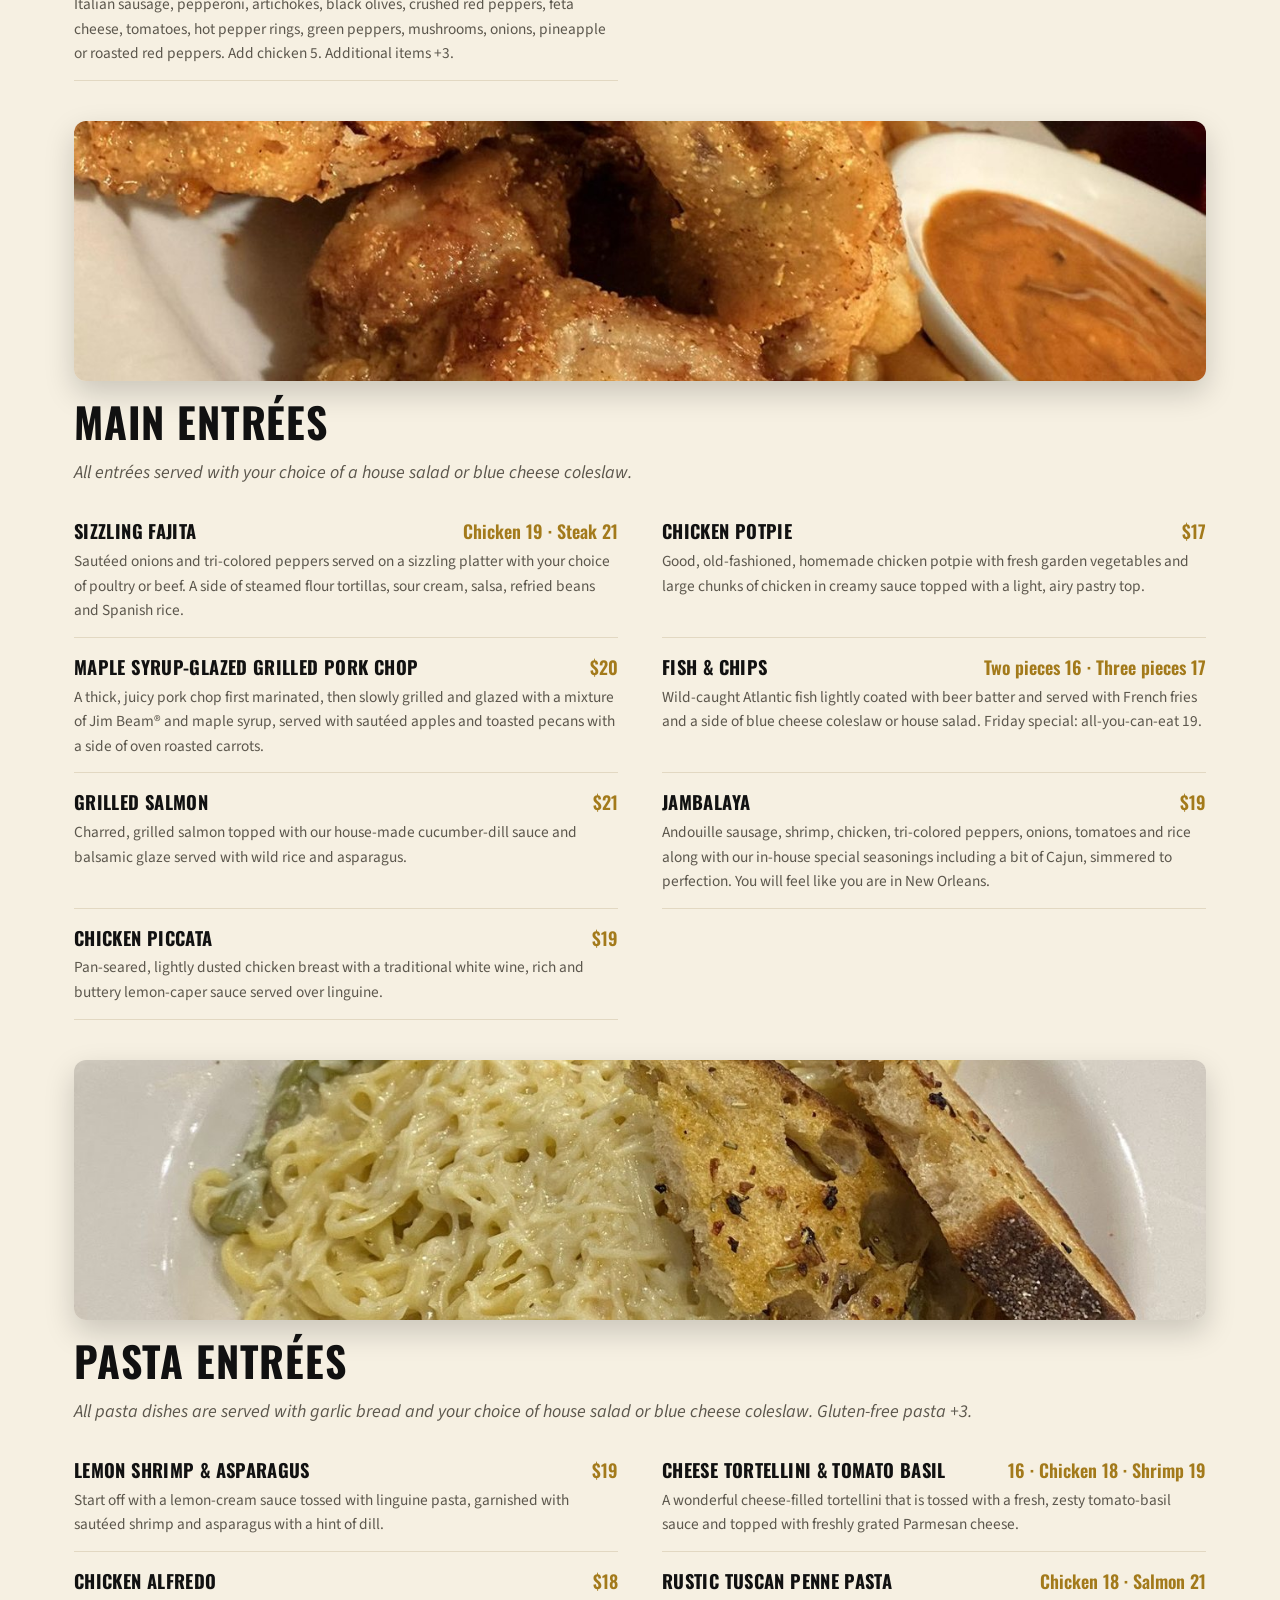
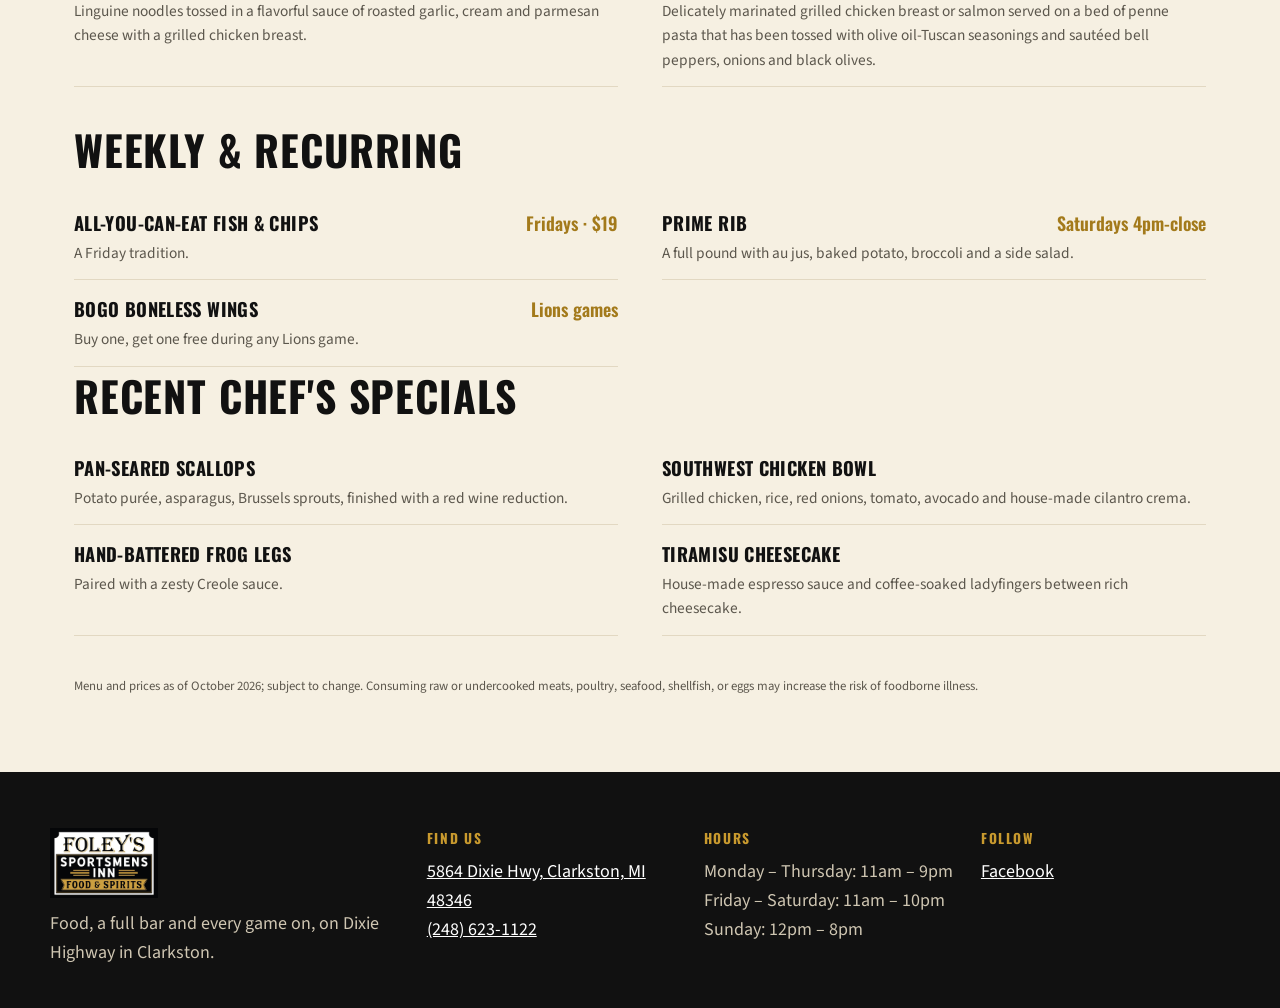
<file: site/menu.html>
<!doctype html><html lang="en"><head><meta charset="utf-8"><meta name="viewport" content="width=device-width,initial-scale=1">
<title>Food & Specials · Foley's Sportsmens Inn</title><meta name="description" content="Friday all-you-can-eat fish & chips, prime rib, scallops and chef's specials at Foley's in Clarkston.">
<link rel="preconnect" href="https://fonts.googleapis.com"><link rel="preconnect" href="https://fonts.gstatic.com" crossorigin>
<link href="https://fonts.googleapis.com/css2?family=Oswald:wght@500;600;700&family=Playfair+Display:ital,wght@1,600&family=Source+Sans+3:wght@400;600;700&display=swap" rel="stylesheet">
<link rel="stylesheet" href="styles.css"><link rel="icon" href="images/logo.jpg">
<script type="application/ld+json">{"@context":"https://schema.org","@type":"BarOrPub","name":"Foley's Sportsmens Inn","telephone":"+1-248-623-1122",
"address":{"@type":"PostalAddress","streetAddress":"5864 Dixie Hwy","addressLocality":"Clarkston","addressRegion":"MI","postalCode":"48346"},
"openingHours":["Mo-Th 11:00-21:00","Fr-Sa 11:00-22:00","Su 12:00-20:00"],"servesCuisine":["American","Bar food"],"sameAs":["https://www.facebook.com/sportsmensgreatnorthern/"]}</script></head><body>
<div class="topbar"><span>Food & Spirits · Clarkston, Michigan</span><span>Open daily · <a href="tel:+12486231122">(248) 623-1122</a></span></div>
<header class="hdr"><a class="brand" href="index.html"><img src="images/logo.jpg" alt="Foley's Sportsmens Inn Food & Spirits logo"></a>
<button class="burger" aria-label="Menu" aria-expanded="false" onclick="this.parentElement.classList.toggle('open')"><span></span><span></span><span></span></button>
<nav><a href="index.html">Home</a><a href="menu.html" class=on>Food & Specials</a><a href="bar.html">Bar & Happy Hour</a><a href="events.html">Entertainment</a><a href="parties.html">Private Events</a><a href="visit.html">Visit</a><a class="btn" href="parties.html#inquire">Book an Event</a></nav></header>
<div class="soon"><b>Online ordering coming soon!</b> For now, call <a href="tel:+12486231122">(248) 623-1122</a> to place your order.</div>
<main>
<section class="pagehead" style="background-image:url(images/scallops-2.jpg)"><div><p class="kicker">Food & specials</p><h1>The Foley's menu</h1><p>Gluten-free pizza, buns, bread and pasta available. Ask about today's chef's specials.</p></div></section>
<nav class="mjump"><a href="#appetizers">Appetizers</a><a href="#salads">Salads</a><a href="#burgers">Certified Angus Beef Burgers</a><a href="#sandwiches">Sandwiches &amp; Such</a><a href="#pizza">Pizza</a><a href="#entrees">Main Entrées</a><a href="#pasta">Pasta Entrées</a><a href="#specials">Specials</a></nav>
<section class="soonbox"><div><p class="kicker">Coming soon</p><h2>Online ordering is on the way</h2><p>We're setting up online ordering so you can order ahead right from this page. Until then, give us a call and we'll have it ready.</p><a class="btn big" href="tel:+12486231122">Call (248) 623-1122 to order</a></div></section>
<section class="feat"><div class="wrap"><p class="kicker">House favorites</p><h2>Start here</h2><div class="fgrid"><a class="fcard" href="#pizza"><img src="images/pizza.jpg" alt="Pizza" loading="lazy"><div><div class="mh"><h3>Pizza</h3><span class="mp">$22</span></div><p>16&quot; deep dish or 18&quot; round, nine house pizzas or build your own.</p></div></a><a class="fcard" href="#burgers"><img src="images/burger.jpg" alt="Certified Angus Beef burgers" loading="lazy"><div><div class="mh"><h3>Certified Angus Beef burgers</h3><span class="mp">$15–16</span></div><p>Half-pound burgers on pretzel or brioche, with endless fries.</p></div></a><a class="fcard" href="#entrees"><img src="images/fish-chips.jpg" alt="Friday fish &amp; chips" loading="lazy"><div><div class="mh"><h3>Friday fish &amp; chips</h3><span class="mp">$19</span></div><p>Wild-caught Atlantic fish in beer batter. All-you-can-eat every Friday.</p></div></a><a class="fcard" href="#pasta"><img src="images/pasta.jpg" alt="Pasta entrées" loading="lazy"><div><div class="mh"><h3>Pasta entrées</h3><span class="mp">$16–21</span></div><p>Served with garlic bread and a house salad or blue cheese coleslaw.</p></div></a><a class="fcard" href="#appetizers"><img src="images/wings-boneless-2.jpg" alt="Chicken wings" loading="lazy"><div><div class="mh"><h3>Chicken wings</h3><span class="mp">$12</span></div><p>Boneless or bone-in, same great price. Plain or tossed in Hot, BBQ, Sweet Asian Chili, Garlic Parmesan or Chipotle BBQ.</p></div></a><a class="fcard" href="bar.html"><img src="images/cocktail.jpg" alt="Happy hour, every day" loading="lazy"><div><div class="mh"><h3>Happy hour, every day</h3><span class="mp">Daily</span></div><p>$2.50 domestics 11–2, $3 domestics 2–6.</p></div></a></div></div></section>
<section class="wrap">
<section class="msec" id="appetizers"><img class="mban" src="images/wings-bonein.jpg" alt="Bone-in chicken wings with celery" loading="lazy"><h2>Appetizers</h2><div class="mgrid"><div class="mi"><div class="mh"><h3>Fried Pickles</h3><span class="mp">$11</span></div><p>Dill pickle spears lightly battered, deep-fried golden brown and served with in-house made bistro sauce.</p></div><div class="mi"><div class="mh"><h3>Chicken Wings</h3><span class="mp">$12</span></div><p>Boneless or bone in, same great price, served plain or tossed in any of our sauces: Hot, BBQ, Sweet Asian Chili, Garlic Parmesan, Chipotle BBQ.</p></div><div class="mi"><div class="mh"><h3>Fried-Cheese Ravioli</h3><span class="mp">$10</span></div><p>These are served with Italian herb-tomato dipping sauce.</p></div><div class="mi"><div class="mh"><h3>Bavarian Pretzel Bites &amp; Beer Cheese</h3><span class="mp">$11</span></div><p>Warm Bavarian soft pretzel bites, salted and served with our savory and creamy craft beer cheese sauce.</p></div><div class="mi"><div class="mh"><h3>Buffalo Chicken Dip</h3><span class="mp">$12</span></div><p>Shredded chicken, tangy buffalo sauce and a creamy cheese blend served with an array of in-house made tortilla chips.</p></div><div class="mi"><div class="mh"><h3>Bones in a Basket</h3><span class="mp">$12</span></div><p>A basket full of char-grilled, slow-roasted BBQ rib bones. (Yes, we leave the meat on them!) These are finger-lickin&#x27; good!</p></div><div class="mi"><div class="mh"><h3>Quesadilla</h3><span class="mp">$9</span></div><p>Flour tortilla stuffed with cheddar jack cheese served with a side of salsa and sour cream. Add chicken or add pork +5.</p></div><div class="mi"><div class="mh"><h3>Garlic Breadsticks</h3><span class="mp">$9</span></div><p>Fresh out of the oven, hot and steamy, served with cheese dip.</p></div><div class="mi"><div class="mh"><h3>Butterflied Battered Shrimp</h3><span class="mp">$11</span></div><p>Lightly battered basket full of butterflied shrimp served with a side of zesty cocktail sauce.</p></div><div class="mi"><div class="mh"><h3>Chicken Tenders</h3><span class="mp">$12</span></div><p>Would our menu be complete if we did not offer our all-time favorite: boneless chicken tenders served with your choice of dipping sauce!</p></div><div class="mi"><div class="mh"><h3>Mozzarella Sticks</h3><span class="mp">$10</span></div><p>Sliced mozzarella cheese rolled in a delicate breadcrumb batter, served with marinara.</p></div><div class="mi"><div class="mh"><h3>Chile Con Queso</h3><span class="mp">$11</span></div><p>Our own special blend of melted cheeses and peppers served with an array of in-house made tortilla chips.</p></div></div></section><section class="msec" id="salads"><img class="mban" src="images/salad.jpg" alt="A grilled chicken salad" loading="lazy"><h2>Salads</h2><p class=mnote>Dressing choices: Ranch, Thousand Island, Honey Mustard, Italian, Bleu Cheese, Balsamic Vinaigrette, Raspberry Vinaigrette, Greek, Catalina, Caesar or Vinegar and Oil.</p><div class="mgrid"><div class="mi"><div class="mh"><h3>The Wedge</h3><span class="mp">$11</span></div><p>Our house salad is a wedge of iceberg lettuce served with diced tomato, crumbled blue cheese, bacon and topped with a balsamic glaze. Served with blue cheese dressing. With grilled chicken breast add 5.</p></div><div class="mi"><div class="mh"><h3>Caesar Salad</h3><span class="mp">$12</span></div><p>Just a good old Caesar salad with our little twist! Instead of traditional bread croutons we have substituted them with a fried cheese tortellini and then Parmesan cheese and a nice, rich Caesar dressing. You just have to give it a try! With grilled chicken add 5.</p></div><div class="mi"><div class="mh"><h3>Greek Salad</h3><span class="mp">$15</span></div><p>Traditional Greek salad served with beets, red onions, cucumbers, tomatoes, black olives, feta cheese and a traditional Greek dressing. With grilled chicken add 5.</p></div><div class="mi"><div class="mh"><h3>Taco Salad</h3><span class="mp">$14</span></div><p>Served in a crisp flour tortilla, lettuce, salsa, black olives, shredded cheddar jack cheese, seasoned ground beef, garnished with salsa and sour cream, served with Catalina dressing. With grilled chicken add 5.</p></div><div class="mi"><div class="mh"><h3>Smoked Turkey Club Salad</h3><span class="mp">$14</span></div><p>Wonderful smoked turkey breast with bacon, tomatoes and cheddar jack cheese served on a bed of spring mix with buttermilk ranch dressing.</p></div><div class="mi"><div class="mh"><h3>Oriental Grilled Chicken</h3><span class="mp">$16</span></div><p>We start with a mixture of lettuce and cabbage, then mix in crispy rice noodles, roasted red peppers, mandarin oranges and cucumbers then top that with grilled chicken with sesame oil dressing. Make it a salmon salad for 19.</p></div><div class="mi"><div class="mh"><h3>Asiago Bread Bowl</h3><span class="mp">$16</span></div><p>Mixed greens, chickpeas, black olives, tomato, ham, pepperoni and banana peppers served with a Greek olive oil dressing.</p></div><div class="mi"><div class="mh"><h3>Magnificent Maurice Salad</h3><span class="mp">$16</span></div><p>We combine ham, turkey, Swiss cheese and sweet gherkin pickles mixed with our house Maurice dressing served atop a bed of crisp iceberg and mixed greens.</p></div></div></section><section class="msec" id="burgers"><img class="mban" src="images/burger.jpg" alt="A Certified Angus Beef burger with onion straws and fries" loading="lazy"><h2>Certified Angus Beef Burgers</h2><p class=mnote>We make all of our half-pound Certified Angus Beef burgers and serve them with crisp lettuce, tomato, pickles and onions, on your choice of pretzel or brioche bun. All burgers are served with endless fries. Substitute sweet potato fries or house-made kettle chips for an additional 2. If you prefer, substitute a grilled ground turkey, veggie patty or chicken breast at no additional cost.</p><div class="mgrid"><div class="mi"><div class="mh"><h3>Classic Cheeseburger</h3><span class="mp">$15</span></div><p>This Certified Angus Beef burger with your choice of cheese: American, Swiss, pepper jack, cheddar or blue cheese crumbles.</p></div><div class="mi"><div class="mh"><h3>Black &amp; Blue</h3><span class="mp">$15</span></div><p>Blue cheese and sautéed onions, with the Certified Angus Beef burger lightly coated with Cajun seasoning.</p></div><div class="mi"><div class="mh"><h3>Swiss &amp; Mushroom</h3><span class="mp">$15</span></div><p>This old-time favorite Certified Angus Beef burger with sautéed mushrooms and onions then topped with melted Swiss cheese.</p></div><div class="mi"><div class="mh"><h3>Southwestern</h3><span class="mp">$15</span></div><p>This Certified Angus Beef burger is a bit of the South with fried jalapeños and pepper jack cheese and served with a side of salsa.</p></div><div class="mi"><div class="mh"><h3>New Yorker</h3><span class="mp">$15</span></div><p>Sure to sharpen your taste buds with this Certified Angus Beef burger, sharp New York cheddar and hickory-smoked bacon.</p></div><div class="mi"><div class="mh"><h3>Signature Burger</h3><span class="mp">$16</span></div><p>Half-pound Certified Angus Beef burger, strips of hickory-smoked bacon, sautéed mushrooms and onions topped with fresh lettuce, tomatoes, pickles and onion straws on our brioche bun, including Sriracha mayo on the side, and of course seasoned fries. Add cheese for 1.00.</p></div></div></section><section class="msec" id="sandwiches"><h2>Sandwiches &amp; Such</h2><p class=mnote>All sandwiches are served with French fries. Top any sandwich with our sweet potato fries or house-made potato chips for an additional 2.</p><div class="mgrid"><div class="mi"><div class="mh"><h3>Philly Cheese Steak</h3><span class="mp">$15</span></div><p>Old-fashioned Philly steak with grilled peppers, onions, mushrooms and melted Swiss cheese served on a hoagie bun.</p></div><div class="mi"><div class="mh"><h3>Ham &amp; Swiss</h3><span class="mp">$14</span></div><p>Shaved ham stacked high with sautéed onions, served on flat bread, Swiss cheese melted over the top makes this a mouthwatering sandwich.</p></div><div class="mi"><div class="mh"><h3>Grilled Chicken Caesar Sandwich</h3><span class="mp">$15</span></div><p>Sliced, grilled chicken breast, tomatoes, romaine lettuce and parmesan cheese, all served on flat bread that has been drizzled with our own Caesar dressing.</p></div><div class="mi"><div class="mh"><h3>Fish Sandwich</h3><span class="mp">$15</span></div><p>Beer-battered fish fillet fried until golden brown, topped with blue cheese coleslaw and served on flat bread.</p></div><div class="mi"><div class="mh"><h3>Smoked Turkey Club Croissant</h3><span class="mp">$14</span></div><p>Thinly sliced smoked turkey breast with bacon, sliced onion, tomato, lettuce and a side of creamy dill sauce, all served on a croissant.</p></div><div class="mi"><div class="mh"><h3>French Dip</h3><span class="mp">$15</span></div><p>Thinly sliced beef sautéed with onions and topped with your favorite cheese and served with au jus sauce for dipping.</p></div><div class="mi"><div class="mh"><h3>Pulled Pork</h3><span class="mp">$15</span></div><p>Pulled pork in our own special bourbon-whiskey BBQ sauce and served on a brioche bun.</p></div><div class="mi"><div class="mh"><h3>Traditional Beef Nacho</h3><span class="mp">Ground beef 16 · Chicken or pork 17</span></div><p>This is a traditional beef nacho you soon will not forget! A plate full of fresh corn tortilla chips topped with fresh green peppers, onion and tomatoes. Then all of that is smothered in melted cheese.</p></div></div></section><section class="msec" id="pizza"><img class="mban" src="images/pizza.jpg" alt="A Foley&#x27;s pizza" loading="lazy"><h2>Pizza</h2><p class=mnote>16&quot; deep dish or 18&quot; round: 22. Gluten free +4.</p><div class="mgrid"><div class="mi"><div class="mh"><h3>Meat Lovers</h3></div><p>Every meat you could want on one pizza! Italian sausage, pepperoni, ham and ground beef topped with a mixture of mozzarella and cheddar jack cheeses.</p></div><div class="mi"><div class="mh"><h3>Greek</h3></div><p>Black olives, artichoke hearts, tomatoes and onions topped with a mix of feta and mozzarella cheeses.</p></div><div class="mi"><div class="mh"><h3>BBQ Chicken</h3></div><p>Has a tangy sauce with a hint of BBQ sauce with grilled chicken mixed in Sportsmens own BBQ sauce, with grilled onions and topped with mozzarella cheese.</p></div><div class="mi"><div class="mh"><h3>Vegetarian</h3></div><p>For you out there who love the fresh flavors of vegetables! There is artichoke hearts, onions, mushrooms, tomatoes and black olives topped with mozzarella cheese.</p></div><div class="mi"><div class="mh"><h3>Hawaiian</h3></div><p>Put on your grass skirt and wake up your taste buds for this one! Ham, pineapple and bacon topped with mozzarella cheese.</p></div><div class="mi"><div class="mh"><h3>Margherita</h3></div><p>Fresh mozzarella, tomatoes, virgin olive oil and fresh basil.</p></div><div class="mi"><div class="mh"><h3>B.L.T.</h3></div><p>Hot pizza with bacon and mozzarella and finished with cold ranch dressing, tomatoes and lettuce.</p></div><div class="mi"><div class="mh"><h3>Pesto Pizza</h3></div><p>Fresh pesto, tomatoes, red onions, black olives and parmesan cheese.</p></div><div class="mi"><div class="mh"><h3>Make Your Own</h3></div><p>This pizza is up to you! Choose FOUR toppings with cheese: bacon, ground beef, ham, Italian sausage, pepperoni, artichokes, black olives, crushed red peppers, feta cheese, tomatoes, hot pepper rings, green peppers, mushrooms, onions, pineapple or roasted red peppers. Add chicken 5. Additional items +3.</p></div></div></section><section class="msec" id="entrees"><img class="mban" src="images/fish-chips.jpg" alt="Beer-battered fish and chips with lemon" loading="lazy"><h2>Main Entrées</h2><p class=mnote>All entrées served with your choice of a house salad or blue cheese coleslaw.</p><div class="mgrid"><div class="mi"><div class="mh"><h3>Sizzling Fajita</h3><span class="mp">Chicken 19 · Steak 21</span></div><p>Sautéed onions and tri-colored peppers served on a sizzling platter with your choice of poultry or beef. A side of steamed flour tortillas, sour cream, salsa, refried beans and Spanish rice.</p></div><div class="mi"><div class="mh"><h3>Chicken Potpie</h3><span class="mp">$17</span></div><p>Good, old-fashioned, homemade chicken potpie with fresh garden vegetables and large chunks of chicken in creamy sauce topped with a light, airy pastry top.</p></div><div class="mi"><div class="mh"><h3>Maple Syrup-Glazed Grilled Pork Chop</h3><span class="mp">$20</span></div><p>A thick, juicy pork chop first marinated, then slowly grilled and glazed with a mixture of Jim Beam® and maple syrup, served with sautéed apples and toasted pecans with a side of oven roasted carrots.</p></div><div class="mi"><div class="mh"><h3>Fish &amp; Chips</h3><span class="mp">Two pieces 16 · Three pieces 17</span></div><p>Wild-caught Atlantic fish lightly coated with beer batter and served with French fries and a side of blue cheese coleslaw or house salad. Friday special: all-you-can-eat 19.</p></div><div class="mi"><div class="mh"><h3>Grilled Salmon</h3><span class="mp">$21</span></div><p>Charred, grilled salmon topped with our house-made cucumber-dill sauce and balsamic glaze served with wild rice and asparagus.</p></div><div class="mi"><div class="mh"><h3>Jambalaya</h3><span class="mp">$19</span></div><p>Andouille sausage, shrimp, chicken, tri-colored peppers, onions, tomatoes and rice along with our in-house special seasonings including a bit of Cajun, simmered to perfection. You will feel like you are in New Orleans.</p></div><div class="mi"><div class="mh"><h3>Chicken Piccata</h3><span class="mp">$19</span></div><p>Pan-seared, lightly dusted chicken breast with a traditional white wine, rich and buttery lemon-caper sauce served over linguine.</p></div></div></section><section class="msec" id="pasta"><img class="mban" src="images/pasta.jpg" alt="A linguine pasta entrée with garlic bread" loading="lazy"><h2>Pasta Entrées</h2><p class=mnote>All pasta dishes are served with garlic bread and your choice of house salad or blue cheese coleslaw. Gluten-free pasta +3.</p><div class="mgrid"><div class="mi"><div class="mh"><h3>Lemon Shrimp &amp; Asparagus</h3><span class="mp">$19</span></div><p>Start off with a lemon-cream sauce tossed with linguine pasta, garnished with sautéed shrimp and asparagus with a hint of dill.</p></div><div class="mi"><div class="mh"><h3>Cheese Tortellini &amp; Tomato Basil</h3><span class="mp">16 · Chicken 18 · Shrimp 19</span></div><p>A wonderful cheese-filled tortellini that is tossed with a fresh, zesty tomato-basil sauce and topped with freshly grated Parmesan cheese.</p></div><div class="mi"><div class="mh"><h3>Chicken Alfredo</h3><span class="mp">$18</span></div><p>Linguine noodles tossed in a flavorful sauce of roasted garlic, cream and parmesan cheese with a grilled chicken breast.</p></div><div class="mi"><div class="mh"><h3>Rustic Tuscan Penne Pasta</h3><span class="mp">Chicken 18 · Salmon 21</span></div><p>Delicately marinated grilled chicken breast or salmon served on a bed of penne pasta that has been tossed with olive oil-Tuscan seasonings and sautéed bell peppers, onions and black olives.</p></div></div></section>
<section class="msec" id="specials"><h2>Weekly & recurring</h2><div class="mgrid">
<div class="mi"><div class="mh"><h3>All-You-Can-Eat Fish & Chips</h3><span class="mp">Fridays · $19</span></div><p>A Friday tradition.</p></div>
<div class="mi"><div class="mh"><h3>Prime Rib</h3><span class="mp">Saturdays 4pm-close</span></div><p>A full pound with au jus, baked potato, broccoli and a side salad.</p></div>
<div class="mi"><div class="mh"><h3>BOGO Boneless Wings</h3><span class="mp">Lions games</span></div><p>Buy one, get one free during any Lions game.</p></div>
</div><h2>Recent chef's specials</h2><div class="mgrid">
<div class="mi"><div class="mh"><h3>Pan-Seared Scallops</h3></div><p>Potato purée, asparagus, Brussels sprouts, finished with a red wine reduction.</p></div>
<div class="mi"><div class="mh"><h3>Southwest Chicken Bowl</h3></div><p>Grilled chicken, rice, red onions, tomato, avocado and house-made cilantro crema.</p></div>
<div class="mi"><div class="mh"><h3>Hand-Battered Frog Legs</h3></div><p>Paired with a zesty Creole sauce.</p></div>
<div class="mi"><div class="mh"><h3>Tiramisu Cheesecake</h3></div><p>House-made espresso sauce and coffee-soaked ladyfingers between rich cheesecake.</p></div>
</div></section>
<p class="fine">Menu and prices as of October 2026; subject to change. Consuming raw or undercooked meats, poultry, seafood, shellfish, or eggs may increase the risk of foodborne illness.</p>
</section></main>
<footer class="ftr"><div class="fwrap">
<div><img class="flogo" src="images/logo.jpg" alt="Foley's Sportsmens Inn"><p>Food, a full bar and every game on, on Dixie Highway in Clarkston.</p></div>
<div><h4>Find us</h4><p><a href="https://www.google.com/maps/search/?api=1&query=Foley%27s+Sportsmens+Inn+5864+Dixie+Hwy+Clarkston+MI">5864 Dixie Hwy, Clarkston, MI 48346</a><br><a href="tel:+12486231122">(248) 623-1122</a></p></div>
<div><h4>Hours</h4><p>Monday – Thursday: 11am – 9pm<br>Friday – Saturday: 11am – 10pm<br>Sunday: 12pm – 8pm</p></div>
<div><h4>Follow</h4><p><a href="https://www.facebook.com/sportsmensgreatnorthern/">Facebook</a></p></div></div></footer></body></html>
</file>
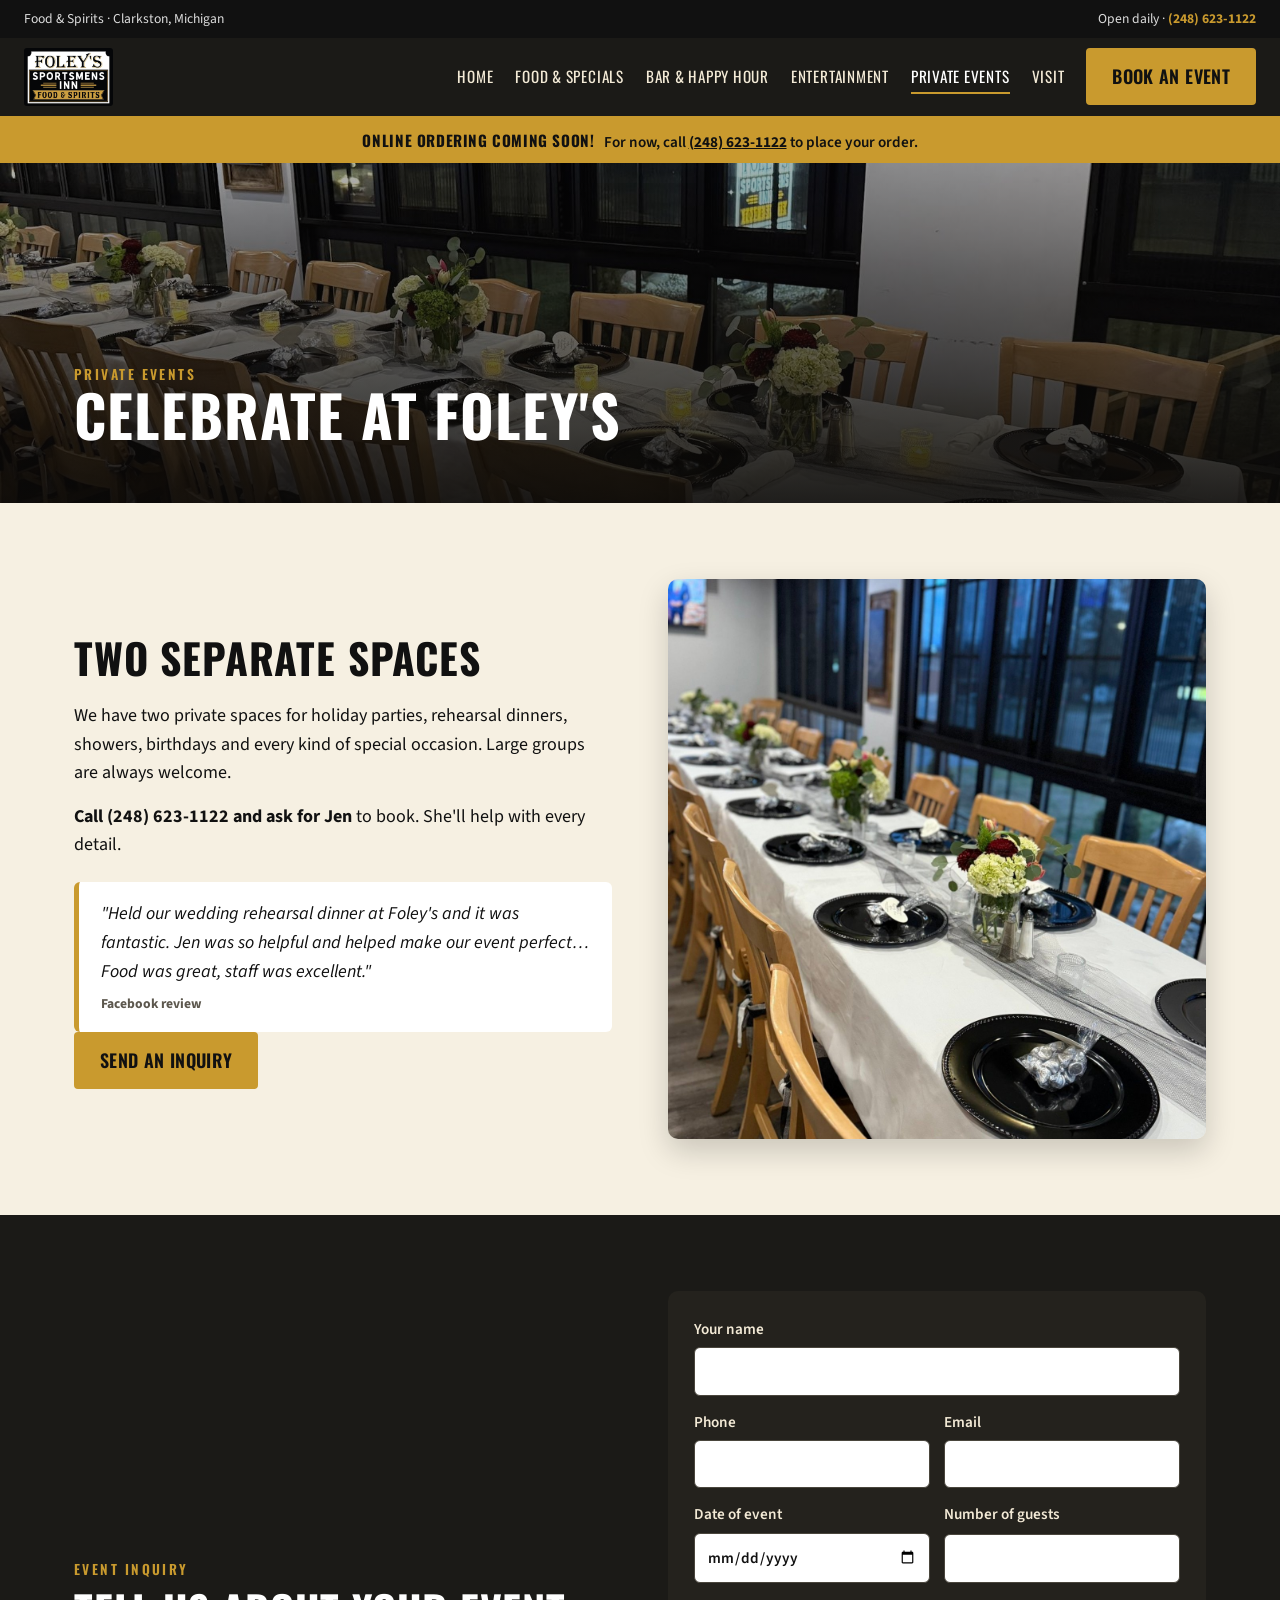
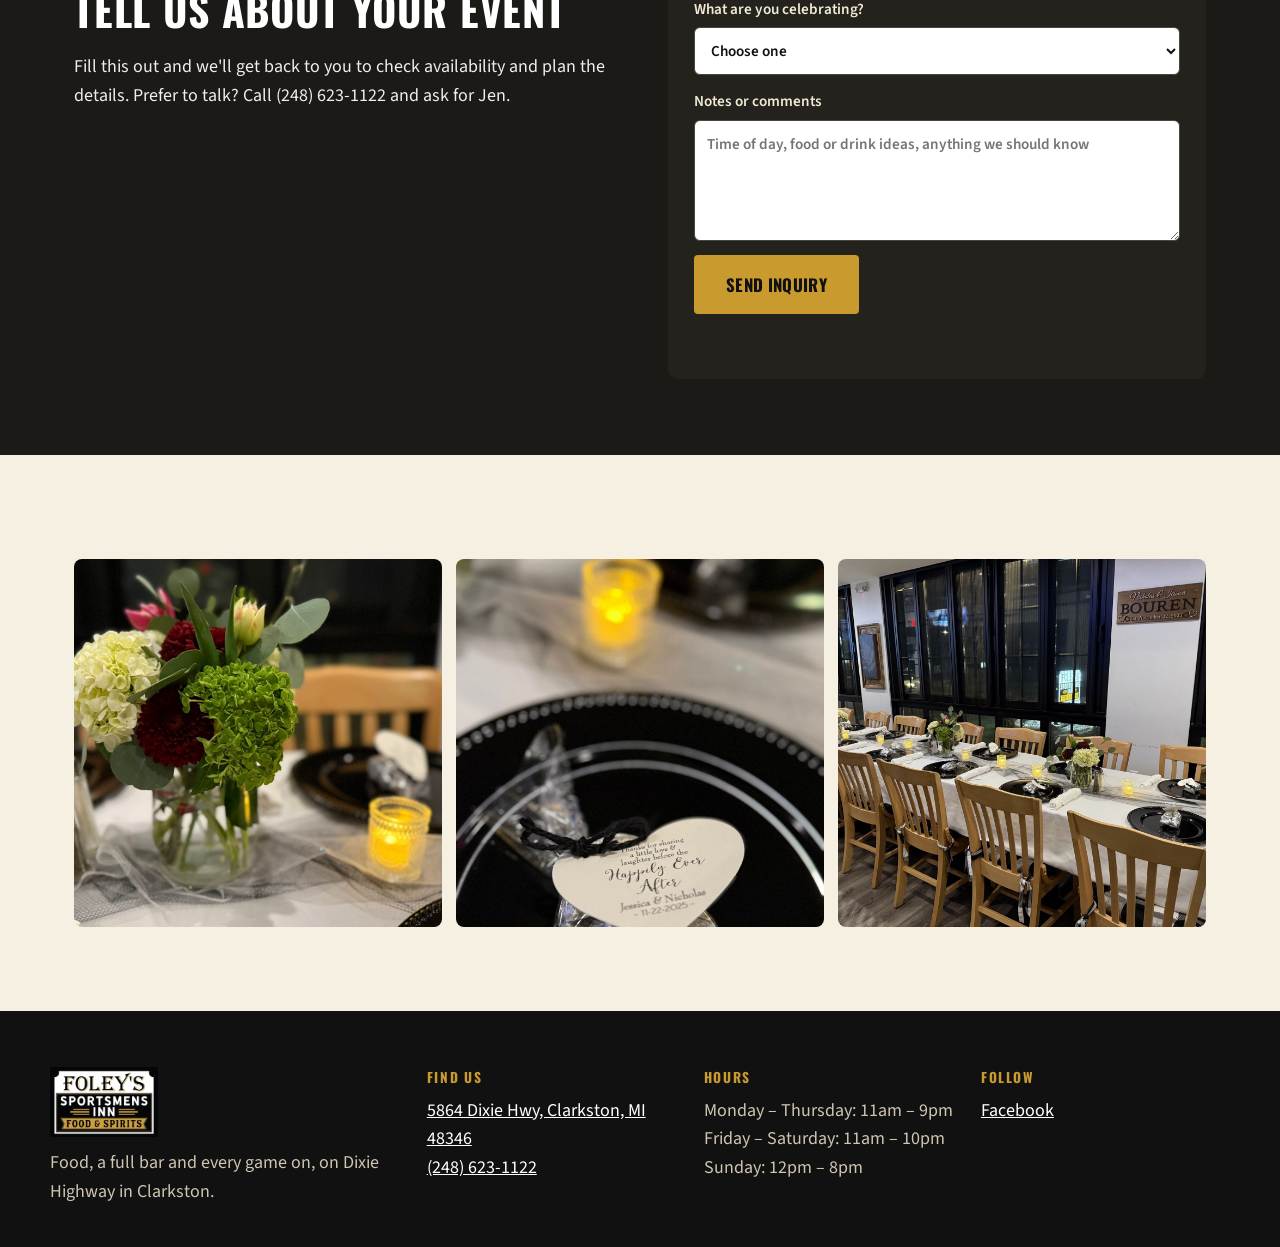
<file: site/parties.html>
<!doctype html><html lang="en"><head><meta charset="utf-8"><meta name="viewport" content="width=device-width,initial-scale=1">
<title>Private Events · Foley's Sportsmens Inn</title><meta name="description" content="Two private spaces for parties, showers and rehearsal dinners. Call and ask for Jen.">
<link rel="preconnect" href="https://fonts.googleapis.com"><link rel="preconnect" href="https://fonts.gstatic.com" crossorigin>
<link href="https://fonts.googleapis.com/css2?family=Oswald:wght@500;600;700&family=Playfair+Display:ital,wght@1,600&family=Source+Sans+3:wght@400;600;700&display=swap" rel="stylesheet">
<link rel="stylesheet" href="styles.css"><link rel="icon" href="images/logo.jpg">
<script type="application/ld+json">{"@context":"https://schema.org","@type":"BarOrPub","name":"Foley's Sportsmens Inn","telephone":"+1-248-623-1122",
"address":{"@type":"PostalAddress","streetAddress":"5864 Dixie Hwy","addressLocality":"Clarkston","addressRegion":"MI","postalCode":"48346"},
"openingHours":["Mo-Th 11:00-21:00","Fr-Sa 11:00-22:00","Su 12:00-20:00"],"servesCuisine":["American","Bar food"],"sameAs":["https://www.facebook.com/sportsmensgreatnorthern/"]}</script></head><body>
<div class="topbar"><span>Food & Spirits · Clarkston, Michigan</span><span>Open daily · <a href="tel:+12486231122">(248) 623-1122</a></span></div>
<header class="hdr"><a class="brand" href="index.html"><img src="images/logo.jpg" alt="Foley's Sportsmens Inn Food & Spirits logo"></a>
<button class="burger" aria-label="Menu" aria-expanded="false" onclick="this.parentElement.classList.toggle('open')"><span></span><span></span><span></span></button>
<nav><a href="index.html">Home</a><a href="menu.html">Food & Specials</a><a href="bar.html">Bar & Happy Hour</a><a href="events.html">Entertainment</a><a href="parties.html" class=on>Private Events</a><a href="visit.html">Visit</a><a class="btn" href="parties.html#inquire">Book an Event</a></nav></header>
<div class="soon"><b>Online ordering coming soon!</b> For now, call <a href="tel:+12486231122">(248) 623-1122</a> to place your order.</div>
<main>
<section class="pagehead" style="background-image:url(images/banquet.jpg)"><div><p class="kicker">Private events</p><h1>Celebrate at Foley's</h1></div></section>
<section class="wrap split"><div>
<h2>Two separate spaces</h2>
<p>We have two private spaces for holiday parties, rehearsal dinners, showers, birthdays and every kind of special occasion. Large groups are always welcome.</p>
<p><b>Call (248) 623-1122 and ask for Jen</b> to book. She'll help with every detail.</p>
<blockquote>"Held our wedding rehearsal dinner at Foley's and it was fantastic. Jen was so helpful and helped make our event perfect… Food was great, staff was excellent."<cite>Facebook review</cite></blockquote>
<a class="btn" href="#inquire">Send an inquiry</a></div>
<figure><img src="images/table-set.jpg" alt="Long table set for a party" loading="lazy"></figure></section>
<section class="dark" id="inquire"><div class="wrap split"><div>
<p class="kicker">Event inquiry</p><h2>Tell us about your event</h2>
<p>Fill this out and we'll get back to you to check availability and plan the details. Prefer to talk? Call (248) 623-1122 and ask for Jen.</p>
</div>
<form class="inq" id="inqform" novalidate>
<input type="hidden" name="_subject" value="New event inquiry: Foley's Sportsmens Inn website">
<input type="hidden" name="_template" value="table">
<input type="text" name="_honey" class="hp" tabindex="-1" autocomplete="off">
<label>Your name<input name="Name" required autocomplete="name"></label>
<div class="row"><label>Phone<input name="Phone" type="tel" required autocomplete="tel"></label>
<label>Email<input name="Email" type="email" required autocomplete="email"></label></div>
<div class="row"><label>Date of event<input name="Event date" type="date" required></label>
<label>Number of guests<input name="Number of guests" type="number" min="1" required></label></div>
<label>What are you celebrating?<select name="Celebration" required><option value="">Choose one</option><option>Birthday</option><option>Rehearsal dinner</option><option>Wedding or engagement</option><option>Baby or bridal shower</option><option>Graduation</option><option>Holiday party</option><option>Work or team event</option><option>Memorial or celebration of life</option><option>Other</option></select></label>
<label>Notes or comments<textarea name="Notes" rows="4" placeholder="Time of day, food or drink ideas, anything we should know"></textarea></label>
<button class="btn big" type="submit">Send inquiry</button>
<p class="formmsg" id="inqmsg" role="status"></p>
</form></div></section>
<script>
document.getElementById('inqform').addEventListener('submit',async e=>{
 e.preventDefault();const f=e.target,m=document.getElementById('inqmsg');
 if(!f.checkValidity()){f.reportValidity();return}
 m.textContent='Sending…';
 try{const r=await fetch('https://demo-pulse-ten.vercel.app/api/inquiry',{method:'POST',headers:{'Accept':'application/json'},body:new FormData(f)});
  const j=await r.json(); if(String(j.success)==='true'){f.reset();m.textContent="Thank you! We got your inquiry and will be in touch soon."} else {m.textContent="Sorry, that didn't go through. Please call (248) 623-1122."}
 }catch(err){m.textContent="Sorry, that didn't go through. Please call (248) 623-1122."}
});
</script>
<section class="wrap"><div class="gallery"><img src="images/dining.jpg" alt="Floral centerpiece" loading="lazy"><img src="images/centerpiece.jpg" alt="Table detail" loading="lazy"><img src="images/banquet.jpg" alt="Dining room set for an event" loading="lazy"></div></section></main>
<footer class="ftr"><div class="fwrap">
<div><img class="flogo" src="images/logo.jpg" alt="Foley's Sportsmens Inn"><p>Food, a full bar and every game on, on Dixie Highway in Clarkston.</p></div>
<div><h4>Find us</h4><p><a href="https://www.google.com/maps/search/?api=1&query=Foley%27s+Sportsmens+Inn+5864+Dixie+Hwy+Clarkston+MI">5864 Dixie Hwy, Clarkston, MI 48346</a><br><a href="tel:+12486231122">(248) 623-1122</a></p></div>
<div><h4>Hours</h4><p>Monday – Thursday: 11am – 9pm<br>Friday – Saturday: 11am – 10pm<br>Sunday: 12pm – 8pm</p></div>
<div><h4>Follow</h4><p><a href="https://www.facebook.com/sportsmensgreatnorthern/">Facebook</a></p></div></div></footer></body></html>
</file>
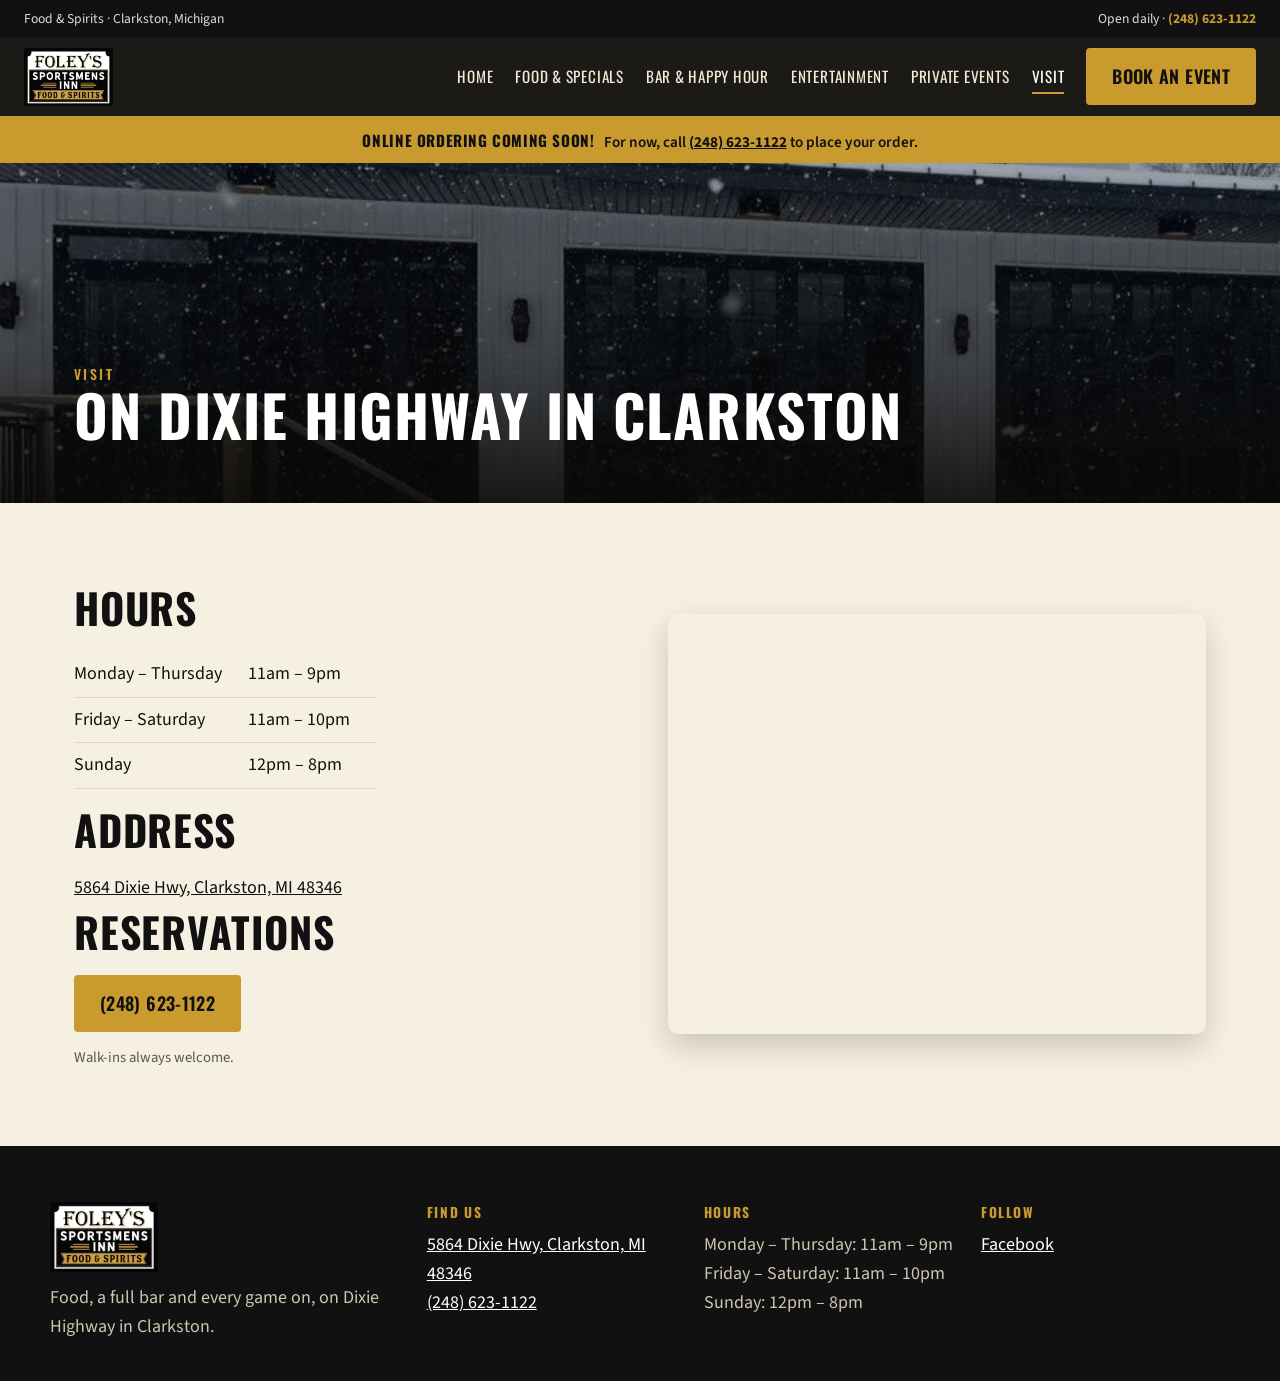
<file: site/visit.html>
<!doctype html><html lang="en"><head><meta charset="utf-8"><meta name="viewport" content="width=device-width,initial-scale=1">
<title>Hours & Directions · Foley's Sportsmens Inn</title><meta name="description" content="Foley's Sportsmens Inn, 5864 Dixie Hwy, Clarkston MI. Hours and reservations.">
<link rel="preconnect" href="https://fonts.googleapis.com"><link rel="preconnect" href="https://fonts.gstatic.com" crossorigin>
<link href="https://fonts.googleapis.com/css2?family=Oswald:wght@500;600;700&family=Playfair+Display:ital,wght@1,600&family=Source+Sans+3:wght@400;600;700&display=swap" rel="stylesheet">
<link rel="stylesheet" href="styles.css"><link rel="icon" href="images/logo.jpg">
<script type="application/ld+json">{"@context":"https://schema.org","@type":"BarOrPub","name":"Foley's Sportsmens Inn","telephone":"+1-248-623-1122",
"address":{"@type":"PostalAddress","streetAddress":"5864 Dixie Hwy","addressLocality":"Clarkston","addressRegion":"MI","postalCode":"48346"},
"openingHours":["Mo-Th 11:00-21:00","Fr-Sa 11:00-22:00","Su 12:00-20:00"],"servesCuisine":["American","Bar food"],"sameAs":["https://www.facebook.com/sportsmensgreatnorthern/"]}</script></head><body>
<div class="topbar"><span>Food & Spirits · Clarkston, Michigan</span><span>Open daily · <a href="tel:+12486231122">(248) 623-1122</a></span></div>
<header class="hdr"><a class="brand" href="index.html"><img src="images/logo.jpg" alt="Foley's Sportsmens Inn Food & Spirits logo"></a>
<button class="burger" aria-label="Menu" aria-expanded="false" onclick="this.parentElement.classList.toggle('open')"><span></span><span></span><span></span></button>
<nav><a href="index.html">Home</a><a href="menu.html">Food & Specials</a><a href="bar.html">Bar & Happy Hour</a><a href="events.html">Entertainment</a><a href="parties.html">Private Events</a><a href="visit.html" class=on>Visit</a><a class="btn" href="parties.html#inquire">Book an Event</a></nav></header>
<div class="soon"><b>Online ordering coming soon!</b> For now, call <a href="tel:+12486231122">(248) 623-1122</a> to place your order.</div>
<main>
<section class="pagehead" style="background-image:url(images/exterior-2.jpg)"><div><p class="kicker">Visit</p><h1>On Dixie Highway in Clarkston</h1></div></section>
<section class="wrap split"><div>
<h2>Hours</h2><table class="hours"><tr><td>Monday – Thursday</td><td>11am – 9pm</td></tr><tr><td>Friday – Saturday</td><td>11am – 10pm</td></tr><tr><td>Sunday</td><td>12pm – 8pm</td></tr></table>
<h2>Address</h2><p><a href="https://www.google.com/maps/search/?api=1&query=Foley%27s+Sportsmens+Inn+5864+Dixie+Hwy+Clarkston+MI">5864 Dixie Hwy, Clarkston, MI 48346</a></p>
<h2>Reservations</h2><p><a class="btn" href="tel:+12486231122">(248) 623-1122</a></p><p class="small">Walk-ins always welcome.</p>
</div><iframe class="map" title="Map to Foley's" loading="lazy" src="https://www.google.com/maps?q=Foley%27s+Sportsmens+Inn,+5864+Dixie+Hwy,+Clarkston,+MI&output=embed"></iframe></section></main>
<footer class="ftr"><div class="fwrap">
<div><img class="flogo" src="images/logo.jpg" alt="Foley's Sportsmens Inn"><p>Food, a full bar and every game on, on Dixie Highway in Clarkston.</p></div>
<div><h4>Find us</h4><p><a href="https://www.google.com/maps/search/?api=1&query=Foley%27s+Sportsmens+Inn+5864+Dixie+Hwy+Clarkston+MI">5864 Dixie Hwy, Clarkston, MI 48346</a><br><a href="tel:+12486231122">(248) 623-1122</a></p></div>
<div><h4>Hours</h4><p>Monday – Thursday: 11am – 9pm<br>Friday – Saturday: 11am – 10pm<br>Sunday: 12pm – 8pm</p></div>
<div><h4>Follow</h4><p><a href="https://www.facebook.com/sportsmensgreatnorthern/">Facebook</a></p></div></div></footer></body></html>
</file>
<file: site/styles.css>
:root{--ink:#111;--char:#1b1a17;--cream:#f6f0e2;--gold:#c99a2e;--gold-d:#a37a1b;--soft:#5c574d;--line:#e2d8c2;--r:10px;--sh:0 12px 30px rgba(0,0,0,.18)}
*{box-sizing:border-box;margin:0}
body{font-family:'Source Sans 3',system-ui,sans-serif;font-size:18px;line-height:1.6;color:var(--ink);background:var(--cream)}
img{max-width:100%;display:block}
a{color:inherit}
h1,h2,h3,.btn,.ticker b,.kicker{font-family:'Oswald',sans-serif;text-transform:uppercase;letter-spacing:.02em}
h1{font-size:clamp(2.6rem,6vw,5rem);line-height:1}
h1 em,h2 em{font-family:'Playfair Display',serif;text-transform:none;font-style:italic;color:var(--gold)}
h2{font-size:clamp(1.8rem,3.4vw,2.6rem);line-height:1.1;margin:.15em 0 .5em}
h3{font-size:1.15rem}
p+p{margin-top:.8em}
.kicker{color:var(--gold-d);font-size:.85rem;letter-spacing:.18em;font-weight:600}
.kicker.gold{color:var(--gold)}
.wrap{max-width:1180px;margin:0 auto;padding:76px 24px}
.btn{display:inline-block;background:var(--gold);color:var(--ink);text-decoration:none;font-weight:600;padding:12px 24px;border:2px solid var(--gold);border-radius:4px;transition:.15s}
.btn:hover{background:var(--gold-d);border-color:var(--gold-d)}
.btn.line{background:transparent;color:#fff;border-color:#fff}
.btn.line:hover{background:#fff;color:var(--ink)}
.btn.big{padding:15px 30px;font-size:1.05rem}
.topbar{background:var(--ink);color:#ddd;font-size:.85rem;display:flex;justify-content:space-between;flex-wrap:wrap;gap:10px;padding:8px 24px}
.topbar a{color:var(--gold);font-weight:700;text-decoration:none}
.hdr{position:sticky;top:0;z-index:30;background:var(--char);display:flex;align-items:center;justify-content:space-between;padding:10px 24px;border-bottom:3px solid var(--gold)}
.brand img{height:58px;width:auto;border-radius:3px}
.hdr nav{display:flex;align-items:center;gap:22px}
.hdr nav a:not(.btn){color:#f3ead6;text-decoration:none;font-family:'Oswald',sans-serif;text-transform:uppercase;font-size:.95rem;letter-spacing:.05em;padding:4px 0;border-bottom:2px solid transparent}
.hdr nav a.on,.hdr nav a:not(.btn):hover{border-color:var(--gold);color:#fff}
.burger{display:none;background:none;border:0;padding:8px;cursor:pointer}
.burger span{display:block;width:26px;height:3px;background:#fff;margin:5px 0}
.hero{min-height:680px;background-size:cover;background-position:center 60%;position:relative;display:flex;align-items:center}
.hero::before{content:"";position:absolute;inset:0;background:linear-gradient(90deg,rgba(10,9,8,.92) 0%,rgba(10,9,8,.7) 45%,rgba(10,9,8,.15) 100%)}
.hero-in{position:relative;max-width:1180px;width:100%;margin:0 auto;padding:80px 24px;color:#fff}
.hero .kicker{color:var(--gold)}
.hero h1{margin:.2em 0 .35em}
.lede{font-size:1.2rem;max-width:32em;color:#eee}
.ctas{display:flex;flex-wrap:wrap;gap:14px;margin-top:28px}
.ticker{display:grid;grid-template-columns:repeat(4,1fr);background:var(--gold)}
.ticker div{padding:20px 14px;text-align:center;border-right:1px solid rgba(0,0,0,.15)}
.ticker div:last-child{border:0}
.ticker b{display:block;font-size:1.25rem}
.ticker span{font-weight:600;font-size:.95rem}
.split{display:grid;grid-template-columns:1fr 1fr;gap:56px;align-items:center}
.split.rev>figure{order:-1}
figure img{width:100%;max-height:560px;object-fit:cover;border-radius:var(--r);box-shadow:var(--sh)}
blockquote{margin-top:22px;padding:18px 22px;border-left:5px solid var(--gold);background:#fff;border-radius:6px;font-style:italic}
blockquote cite{display:block;margin-top:6px;font-style:normal;font-weight:700;font-size:.85rem;color:var(--soft)}
.dark{background:var(--char);color:#eee}
.dark h2{color:#fff}
.dark .kicker{color:var(--gold)}
.cards{display:grid;grid-template-columns:repeat(4,1fr);gap:20px;margin-top:10px}
.card{background:#24221d;border-radius:var(--r);overflow:hidden}
.card img{aspect-ratio:4/3;object-fit:cover;width:100%}
.card h3{padding:14px 16px 2px;color:#fff}
.card p{padding:0 16px 18px;color:#cfc6b2;font-size:.95rem}
.center{text-align:center;margin-top:30px}
.band{background:linear-gradient(135deg,#2b2620,#14120f);color:#eee}
.band h2{color:#fff}
.btn.gold{background:var(--gold)}
.big{font-size:1.2rem;font-weight:700}
.pagehead{min-height:340px;background-size:cover;background-position:center;position:relative;display:flex;align-items:flex-end}
.pagehead::before{content:"";position:absolute;inset:0;background:linear-gradient(0deg,rgba(10,9,8,.9),rgba(10,9,8,.3))}
.pagehead div{position:relative;max-width:1180px;width:100%;margin:0 auto;padding:48px 24px;color:#fff}
.pagehead .kicker{color:var(--gold)}
.pagehead h1{font-size:clamp(2.2rem,5vw,3.6rem);margin-bottom:.2em}
.wrap>h2{margin-top:36px}
.menu{display:grid;grid-template-columns:1fr 1fr;gap:6px 40px}
.menu div{padding:16px 0;border-bottom:1px solid var(--line)}
.menu em{font-style:normal;font-family:'Source Sans 3';font-size:.72rem;font-weight:700;text-transform:uppercase;letter-spacing:.06em;background:var(--ink);color:var(--gold);padding:2px 8px;border-radius:3px;margin-left:6px;vertical-align:middle}
.menu p{color:var(--soft);font-size:.97rem}
.gallery{display:grid;grid-template-columns:repeat(auto-fit,minmax(220px,1fr));gap:14px;margin:28px 0 8px}
.gallery img{aspect-ratio:1;object-fit:cover;width:100%;border-radius:8px}
.note{margin-top:30px;background:var(--ink);color:var(--gold);padding:16px 20px;border-radius:6px;font-weight:700;text-align:center}
.hh{background:var(--char);color:#fff;padding:28px 30px;border-radius:var(--r);border:2px solid var(--gold)}
.hh h3{color:var(--gold);margin-top:6px}
.hh ul{list-style:none;padding:0;margin:8px 0 18px}
.hh li{display:flex;justify-content:space-between;border-bottom:1px dashed #555;padding:6px 0}
.small{font-size:.92rem;color:var(--soft);margin-top:14px}
.hours{border-collapse:collapse;margin-bottom:18px}
.hours td{padding:8px 26px 8px 0;border-bottom:1px solid var(--line)}
.map{width:100%;height:420px;border:0;border-radius:var(--r);box-shadow:var(--sh)}
.ftr{background:var(--ink);color:#cfc6b2;padding:56px 24px 40px}
.fwrap{max-width:1180px;margin:0 auto;display:grid;grid-template-columns:1.4fr 1fr 1fr 1fr;gap:28px}
.flogo{height:70px;width:auto;margin-bottom:12px}
.ftr h4{color:var(--gold);font-family:'Oswald';text-transform:uppercase;letter-spacing:.12em;font-size:.85rem;margin-bottom:8px}
.ftr a{color:#fff}
@media(max-width:980px){
 .burger{display:block}
 .hdr nav{display:none;position:absolute;left:0;right:0;top:100%;background:var(--char);flex-direction:column;align-items:stretch;padding:10px 24px 20px;gap:0}
 .hdr.open nav{display:flex}
 .hdr nav a:not(.btn){padding:12px 0;border-bottom:1px solid #333}
 .hdr nav .btn{margin-top:12px;text-align:center}
 .hero{min-height:560px}
 .hero::before{background:linear-gradient(0deg,rgba(10,9,8,.92) 30%,rgba(10,9,8,.45))}
 .split{grid-template-columns:1fr;gap:32px}
 .split.rev>figure{order:0}
 .cards{grid-template-columns:1fr 1fr}
 .ticker{grid-template-columns:1fr 1fr}
 .ticker div:nth-child(2){border-right:0}
 .menu{grid-template-columns:1fr}
 .fwrap{grid-template-columns:1fr 1fr}
 .wrap{padding:52px 20px}
}
@media(max-width:520px){.cards{grid-template-columns:1fr}.fwrap{grid-template-columns:1fr}.topbar span:first-child{display:none}.brand img{height:46px}}

figure.flyer img{object-fit:contain;max-height:none;height:auto;background:#fff}
.inq{background:#24221d;padding:26px;border-radius:10px;display:grid;gap:14px}
.inq label{display:grid;gap:6px;font-weight:600;color:#f3ead6;font-size:.95rem}
.inq input,.inq select,.inq textarea{font:inherit;padding:11px 12px;border-radius:6px;border:1px solid #4a463d;background:#fff;color:#111}
.inq .row{display:grid;grid-template-columns:1fr 1fr;gap:14px}
.inq .btn{justify-self:start;cursor:pointer}
.hp{position:absolute;left:-9999px}
.formmsg{color:var(--gold);font-weight:700;min-height:1.4em}
@media(max-width:520px){.inq .row{grid-template-columns:1fr}}

.mjump{position:sticky;top:78px;z-index:15;background:var(--ink);display:flex;gap:6px;overflow-x:auto;padding:10px 24px;scrollbar-width:none}
.mjump a{flex:none;color:#f3ead6;text-decoration:none;font-family:'Oswald';text-transform:uppercase;font-size:.85rem;letter-spacing:.06em;padding:6px 12px;border:1px solid #3a372f;border-radius:99px}
.mjump a:hover{border-color:var(--gold);color:var(--gold)}
.msec{scroll-margin-top:150px;margin-bottom:40px}
.mnote{color:var(--soft);font-style:italic;max-width:62em;margin:-6px 0 14px}
.mgrid{display:grid;grid-template-columns:1fr 1fr;gap:0 44px}
.mi{padding:14px 0;border-bottom:1px solid var(--line)}
.mh{display:flex;justify-content:space-between;align-items:baseline;gap:14px}
.mp{font-family:'Oswald';color:var(--gold-d);font-weight:600;white-space:nowrap;text-align:right}
.mi p{color:var(--soft);font-size:.96rem;margin-top:3px}
.fine{font-size:.8rem;color:var(--soft);margin-top:26px}
@media(max-width:980px){.mgrid{grid-template-columns:1fr}.mjump{top:72px}.mh{flex-wrap:wrap}}

.feat{background:var(--char)}.feat .wrap{padding:54px 24px}.feat h2{color:#fff}.feat .kicker{color:var(--gold)}
.fgrid{display:grid;grid-template-columns:repeat(3,1fr);gap:20px}
.fcard{display:block;background:#24221d;border-radius:12px;overflow:hidden;text-decoration:none;transition:transform .18s}
.fcard:hover{transform:translateY(-4px)}
.fcard img{width:100%;aspect-ratio:4/3;object-fit:cover}
.fcard>div{padding:14px 16px 18px}.fcard h3{color:#fff;font-size:1.05rem}.fcard p{color:#cfc6b2;font-size:.92rem;margin-top:4px}.fcard .mp{color:var(--gold)}
.mban{width:100%;height:260px;object-fit:cover;border-radius:12px;margin-bottom:18px;box-shadow:var(--sh)}
@media(max-width:980px){.fgrid{grid-template-columns:1fr 1fr}.mban{height:200px}}
@media(max-width:560px){.fgrid{grid-template-columns:1fr}}

.soon{background:var(--gold);color:var(--ink);text-align:center;padding:9px 16px;font-weight:600;font-size:.95rem}
.soon b{font-family:'Oswald',sans-serif;text-transform:uppercase;letter-spacing:.04em;margin-right:6px}.soon a{color:var(--ink);font-weight:700}
.soonbox{background:var(--char);color:#eee}.soonbox>div{max-width:1180px;margin:0 auto;padding:34px 24px;text-align:center}.soonbox h2{color:#fff;margin:.1em 0 .3em}.soonbox .kicker{color:var(--gold)}.soonbox p{max-width:40em;margin:0 auto 18px}
</file>
